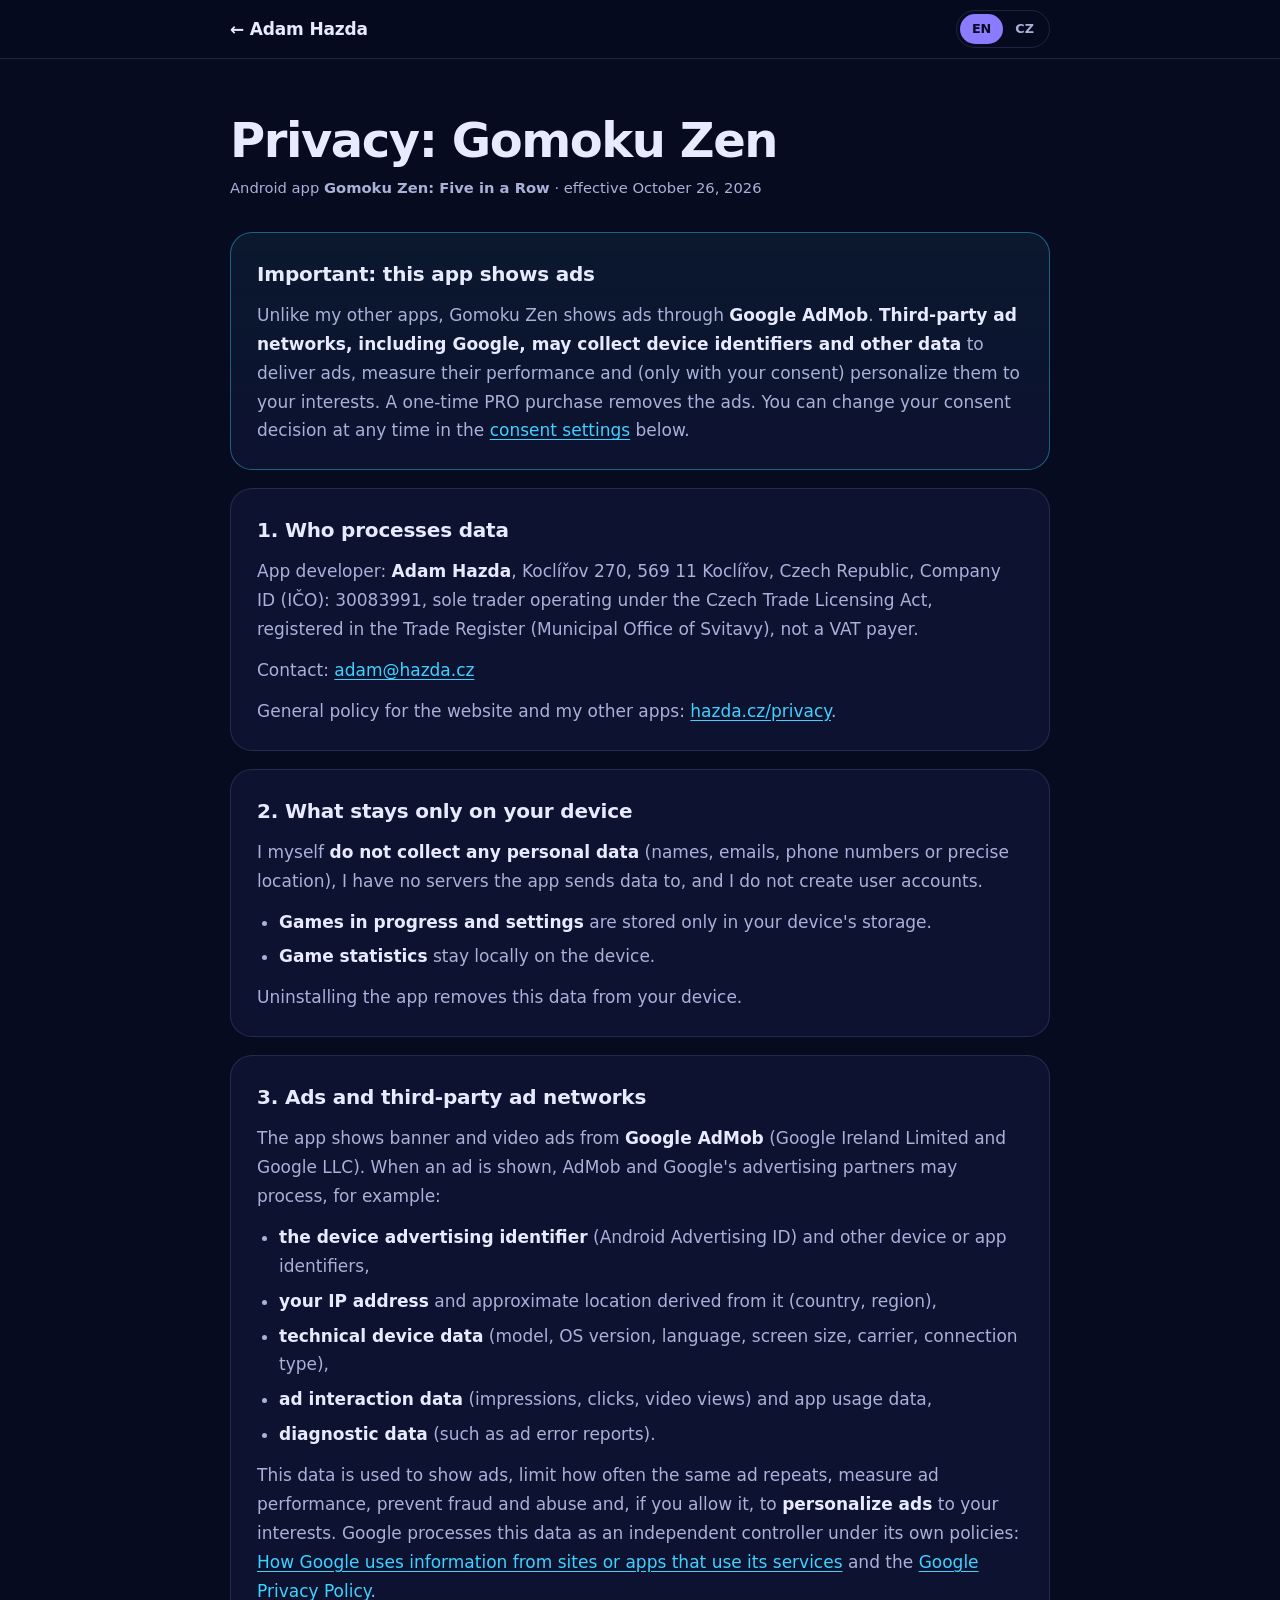
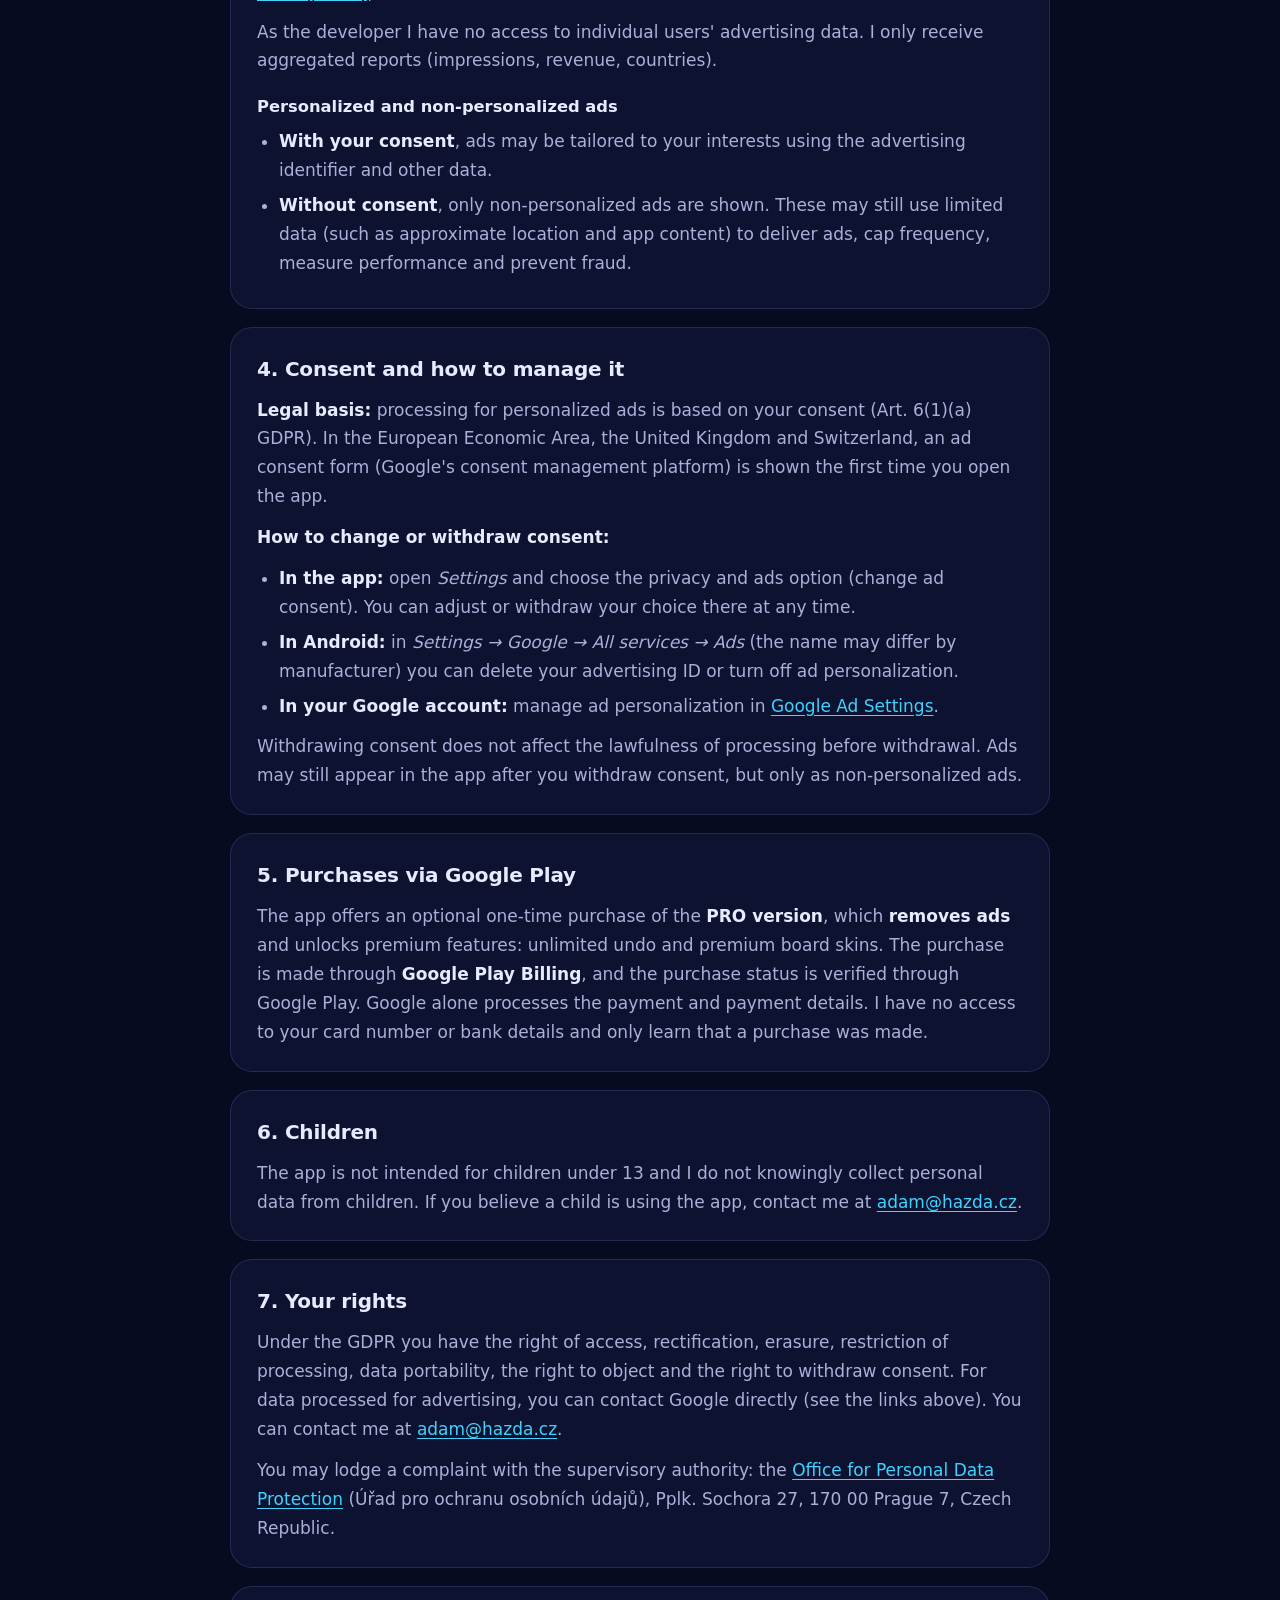
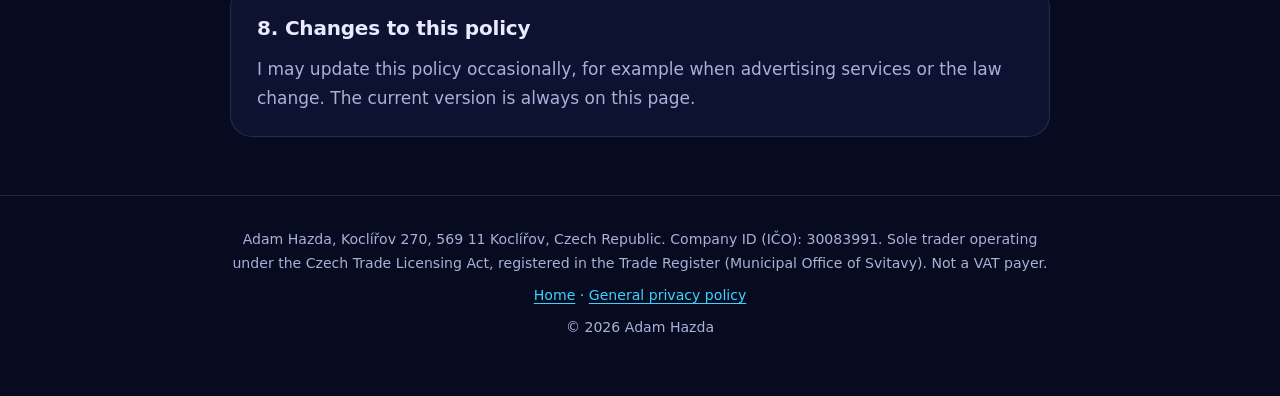
<file: privacy-gomoku.html>
<!DOCTYPE html>
<html lang="cs" data-lang="cz">
<head>
<meta charset="utf-8">
<meta name="viewport" content="width=device-width, initial-scale=1, viewport-fit=cover">
<title>Ochrana soukromí: Gomoku Zen | Privacy Policy: Gomoku Zen</title>
<meta name="description" content="Zásady ochrany soukromí aplikace Gomoku Zen: Five in a Row (reklamy Google AdMob). Privacy policy of the Gomoku Zen: Five in a Row app (Google AdMob ads).">
<meta name="theme-color" content="#070b1f">
<link rel="canonical" href="https://hazda.cz/privacy-gomoku">
<script>
  (function () {
    var l = null;
    try { l = localStorage.getItem('preferred_lang'); } catch (e) {}
    if (l !== 'cz' && l !== 'en') l = /^cs/i.test(navigator.language || '') ? 'cz' : 'en';
    document.documentElement.setAttribute('data-lang', l);
    document.documentElement.lang = l === 'cz' ? 'cs' : 'en';
  })();
</script>
<link rel="stylesheet" href="/legal.css">
</head>
<body>

<nav class="nav">
  <div class="wrap">
    <a class="brand" href="/">← Adam Hazda</a>
    <div class="lang" role="group" aria-label="Language">
      <button type="button" id="btn-en" data-set-lang="en">EN</button>
      <button type="button" id="btn-cz" data-set-lang="cz">CZ</button>
    </div>
  </div>
</nav>

<main>
<div class="wrap">

<!-- ====================== ČESKY ====================== -->
<div class="lang-cz">
  <h1>Ochrana soukromí: Gomoku Zen</h1>
  <p class="meta">Aplikace <strong>Gomoku Zen: Five in a Row</strong> pro Android · účinné od 26. října 2026</p>

  <section class="card notice">
    <h2>Důležité: aplikace zobrazuje reklamy</h2>
    <p>Na rozdíl od mých ostatních aplikací zobrazuje Gomoku Zen reklamy prostřednictvím <strong>Google AdMob</strong>. <strong>Reklamní sítě třetích stran, včetně Googlu, mohou sbírat identifikátory zařízení a další údaje</strong>, aby reklamy zobrazovaly, měřily jejich výkon a (jen s vaším souhlasem) přizpůsobovaly vašim zájmům. Reklamy odstraní jednorázový nákup verze PRO. Své rozhodnutí o souhlasu můžete kdykoliv změnit v <a href="#souhlas">nastavení souhlasu</a> níže.</p>
  </section>

  <section class="card">
    <h2>1. Kdo údaje zpracovává</h2>
    <p>Vývojář aplikace: <strong>Adam Hazda</strong>, Koclířov 270, 569 11 Koclířov, IČO: 30083991, podnikající dle živnostenského zákona, zapsaný v Živnostenském rejstříku (Městský úřad Svitavy), neplátce DPH.</p>
    <p>Kontakt: <a href="mailto:adam@hazda.cz">adam@hazda.cz</a></p>
    <p>Obecné zásady webu a ostatních aplikací: <a href="/privacy">hazda.cz/privacy</a>.</p>
  </section>

  <section class="card">
    <h2>2. Co zůstává jen ve vašem zařízení</h2>
    <p>Já sám <strong>nesbírám žádné osobní údaje</strong> (jména, e-maily, telefonní čísla ani přesnou polohu), nemám vlastní servery, na které by aplikace data odesílala, a nevytvářím uživatelské účty.</p>
    <ul>
      <li><strong>Rozehrané partie a nastavení</strong> se ukládají pouze v úložišti vašeho zařízení.</li>
      <li><strong>Herní statistiky</strong> zůstávají lokálně v zařízení.</li>
    </ul>
    <p>Odinstalováním aplikace se tato data z vašeho zařízení smažou.</p>
  </section>

  <section class="card" id="reklamy">
    <h2>3. Reklamy a reklamní sítě třetích stran</h2>
    <p>Aplikace zobrazuje bannerové a videoreklamy ze služby <strong>Google AdMob</strong> (Google Ireland Limited a Google LLC). Při zobrazení reklamy mohou AdMob a reklamní partneři Googlu zpracovávat například:</p>
    <ul>
      <li><strong>reklamní identifikátor zařízení</strong> (Android Advertising ID) a další identifikátory zařízení nebo aplikace,</li>
      <li><strong>IP adresu</strong> a z ní odvozenou přibližnou polohu (země, region),</li>
      <li><strong>technické údaje o zařízení</strong> (model, verze systému, jazyk, velikost displeje, operátor, typ připojení),</li>
      <li><strong>údaje o interakci s reklamou</strong> (zobrazení, kliknutí, dokoukání videa) a o používání aplikace,</li>
      <li><strong>diagnostické údaje</strong> (např. hlášení o chybách reklam).</li>
    </ul>
    <p>Tyto údaje slouží k zobrazení reklam, omezení opakování stejné reklamy, měření výkonu reklam, ochraně před podvody a zneužitím a – pokud to povolíte – k <strong>personalizaci reklam</strong> podle vašich zájmů. Google zpracovává tyto údaje jako samostatný správce podle vlastních zásad: <a href="https://policies.google.com/technologies/partner-sites" target="_blank" rel="noopener">Jak Google používá údaje z webů a aplikací svých partnerů</a> a <a href="https://policies.google.com/privacy" target="_blank" rel="noopener">Zásady ochrany soukromí Google</a>.</p>
    <p>Jako vývojář k reklamním údajům jednotlivých uživatelů přístup nemám. Dostávám pouze souhrnné reporty (počet zobrazení, výnosy, země).</p>
    <h3>Personalizované a nepersonalizované reklamy</h3>
    <ul>
      <li><strong>Se souhlasem</strong> mohou být reklamy přizpůsobeny vašim zájmům na základě reklamního identifikátoru a dalších údajů.</li>
      <li><strong>Bez souhlasu</strong> se zobrazují jen nepersonalizované reklamy. I ty mohou využívat omezené údaje (např. přibližnou polohu a obsah aplikace) k doručení reklamy, omezení frekvence, měření a ochraně před podvody.</li>
    </ul>
  </section>

  <section class="card" id="souhlas">
    <h2>4. Souhlas a jeho nastavení</h2>
    <p><strong>Právní základ:</strong> zpracování údajů pro personalizované reklamy probíhá na základě vašeho souhlasu (čl. 6 odst. 1 písm. a) GDPR). V zemích Evropského hospodářského prostoru, ve Spojeném království a ve Švýcarsku se při prvním spuštění zobrazí formulář pro udělení souhlasu s reklamami (platforma Google pro správu souhlasu).</p>
    <p><strong>Jak souhlas změnit nebo odvolat:</strong></p>
    <ul>
      <li><strong>V aplikaci:</strong> otevřete <em>Nastavení</em> a zvolte položku pro nastavení soukromí a reklam (změna souhlasu s reklamami). Zde můžete svou volbu kdykoliv upravit nebo odvolat.</li>
      <li><strong>V systému Android:</strong> v <em>Nastavení → Google → Všechny služby → Reklamy</em> (název se může lišit podle výrobce) můžete reklamní ID smazat nebo vypnout personalizaci reklam.</li>
      <li><strong>V účtu Google:</strong> personalizaci reklam spravujete v <a href="https://adssettings.google.com" target="_blank" rel="noopener">nastavení reklam Google</a>.</li>
    </ul>
    <p>Odvolání souhlasu nemá vliv na zákonnost zpracování před jeho odvoláním. Reklamy se v aplikaci mohou zobrazovat i po odvolání souhlasu, ale už jen jako nepersonalizované.</p>
  </section>

  <section class="card">
    <h2>5. Nákupy přes Google Play</h2>
    <p>Aplikace nabízí volitelný jednorázový nákup <strong>verze PRO</strong>, který <strong>odstraní reklamy</strong> a odemkne prémiové funkce: neomezené kroky zpět a prémiové skiny hrací desky. Nákup probíhá prostřednictvím <strong>Google Play Billing</strong>. Stav nákupu se ověřuje přes Google Play. Platbu a platební údaje zpracovává výhradně Google. Já k číslu karty ani bankovním údajům nemám přístup a dozvídám se pouze, že nákup proběhl.</p>
  </section>

  <section class="card">
    <h2>6. Děti</h2>
    <p>Aplikace není určena dětem mladším 13 let a vědomě od dětí osobní údaje nesbírám. Pokud se domníváte, že aplikaci používá dítě, kontaktujte mě na adrese <a href="mailto:adam@hazda.cz">adam@hazda.cz</a>.</p>
  </section>

  <section class="card">
    <h2>7. Vaše práva</h2>
    <p>Podle GDPR máte právo na přístup k údajům, jejich opravu nebo výmaz, omezení zpracování, přenositelnost, právo vznést námitku a právo odvolat souhlas. U údajů zpracovávaných pro reklamy se na Google můžete obrátit přímo (viz odkazy výše). Mě můžete kontaktovat na <a href="mailto:adam@hazda.cz">adam@hazda.cz</a>.</p>
    <p>Stížnost můžete podat u dozorového úřadu: <a href="https://www.uoou.gov.cz" target="_blank" rel="noopener">Úřad pro ochranu osobních údajů</a>, Pplk. Sochora 27, 170 00 Praha 7.</p>
  </section>

  <section class="card">
    <h2>8. Změny těchto zásad</h2>
    <p>Zásady mohu příležitostně aktualizovat, např. při změně reklamních služeb nebo legislativy. Aktuální znění je vždy na této stránce.</p>
  </section>
</div>

<!-- ====================== ENGLISH ====================== -->
<div class="lang-en">
  <h1>Privacy: Gomoku Zen</h1>
  <p class="meta">Android app <strong>Gomoku Zen: Five in a Row</strong> · effective October 26, 2026</p>

  <section class="card notice">
    <h2>Important: this app shows ads</h2>
    <p>Unlike my other apps, Gomoku Zen shows ads through <strong>Google AdMob</strong>. <strong>Third-party ad networks, including Google, may collect device identifiers and other data</strong> to deliver ads, measure their performance and (only with your consent) personalize them to your interests. A one-time PRO purchase removes the ads. You can change your consent decision at any time in the <a href="#consent">consent settings</a> below.</p>
  </section>

  <section class="card">
    <h2>1. Who processes data</h2>
    <p>App developer: <strong>Adam Hazda</strong>, Koclířov 270, 569 11 Koclířov, Czech Republic, Company ID (IČO): 30083991, sole trader operating under the Czech Trade Licensing Act, registered in the Trade Register (Municipal Office of Svitavy), not a VAT payer.</p>
    <p>Contact: <a href="mailto:adam@hazda.cz">adam@hazda.cz</a></p>
    <p>General policy for the website and my other apps: <a href="/privacy">hazda.cz/privacy</a>.</p>
  </section>

  <section class="card">
    <h2>2. What stays only on your device</h2>
    <p>I myself <strong>do not collect any personal data</strong> (names, emails, phone numbers or precise location), I have no servers the app sends data to, and I do not create user accounts.</p>
    <ul>
      <li><strong>Games in progress and settings</strong> are stored only in your device's storage.</li>
      <li><strong>Game statistics</strong> stay locally on the device.</li>
    </ul>
    <p>Uninstalling the app removes this data from your device.</p>
  </section>

  <section class="card">
    <h2>3. Ads and third-party ad networks</h2>
    <p>The app shows banner and video ads from <strong>Google AdMob</strong> (Google Ireland Limited and Google LLC). When an ad is shown, AdMob and Google's advertising partners may process, for example:</p>
    <ul>
      <li><strong>the device advertising identifier</strong> (Android Advertising ID) and other device or app identifiers,</li>
      <li><strong>your IP address</strong> and approximate location derived from it (country, region),</li>
      <li><strong>technical device data</strong> (model, OS version, language, screen size, carrier, connection type),</li>
      <li><strong>ad interaction data</strong> (impressions, clicks, video views) and app usage data,</li>
      <li><strong>diagnostic data</strong> (such as ad error reports).</li>
    </ul>
    <p>This data is used to show ads, limit how often the same ad repeats, measure ad performance, prevent fraud and abuse and, if you allow it, to <strong>personalize ads</strong> to your interests. Google processes this data as an independent controller under its own policies: <a href="https://policies.google.com/technologies/partner-sites" target="_blank" rel="noopener">How Google uses information from sites or apps that use its services</a> and the <a href="https://policies.google.com/privacy" target="_blank" rel="noopener">Google Privacy Policy</a>.</p>
    <p>As the developer I have no access to individual users' advertising data. I only receive aggregated reports (impressions, revenue, countries).</p>
    <h3>Personalized and non-personalized ads</h3>
    <ul>
      <li><strong>With your consent</strong>, ads may be tailored to your interests using the advertising identifier and other data.</li>
      <li><strong>Without consent</strong>, only non-personalized ads are shown. These may still use limited data (such as approximate location and app content) to deliver ads, cap frequency, measure performance and prevent fraud.</li>
    </ul>
  </section>

  <section class="card" id="consent">
    <h2>4. Consent and how to manage it</h2>
    <p><strong>Legal basis:</strong> processing for personalized ads is based on your consent (Art. 6(1)(a) GDPR). In the European Economic Area, the United Kingdom and Switzerland, an ad consent form (Google's consent management platform) is shown the first time you open the app.</p>
    <p><strong>How to change or withdraw consent:</strong></p>
    <ul>
      <li><strong>In the app:</strong> open <em>Settings</em> and choose the privacy and ads option (change ad consent). You can adjust or withdraw your choice there at any time.</li>
      <li><strong>In Android:</strong> in <em>Settings → Google → All services → Ads</em> (the name may differ by manufacturer) you can delete your advertising ID or turn off ad personalization.</li>
      <li><strong>In your Google account:</strong> manage ad personalization in <a href="https://adssettings.google.com" target="_blank" rel="noopener">Google Ad Settings</a>.</li>
    </ul>
    <p>Withdrawing consent does not affect the lawfulness of processing before withdrawal. Ads may still appear in the app after you withdraw consent, but only as non-personalized ads.</p>
  </section>

  <section class="card">
    <h2>5. Purchases via Google Play</h2>
    <p>The app offers an optional one-time purchase of the <strong>PRO version</strong>, which <strong>removes ads</strong> and unlocks premium features: unlimited undo and premium board skins. The purchase is made through <strong>Google Play Billing</strong>, and the purchase status is verified through Google Play. Google alone processes the payment and payment details. I have no access to your card number or bank details and only learn that a purchase was made.</p>
  </section>

  <section class="card">
    <h2>6. Children</h2>
    <p>The app is not intended for children under 13 and I do not knowingly collect personal data from children. If you believe a child is using the app, contact me at <a href="mailto:adam@hazda.cz">adam@hazda.cz</a>.</p>
  </section>

  <section class="card">
    <h2>7. Your rights</h2>
    <p>Under the GDPR you have the right of access, rectification, erasure, restriction of processing, data portability, the right to object and the right to withdraw consent. For data processed for advertising, you can contact Google directly (see the links above). You can contact me at <a href="mailto:adam@hazda.cz">adam@hazda.cz</a>.</p>
    <p>You may lodge a complaint with the supervisory authority: the <a href="https://www.uoou.gov.cz" target="_blank" rel="noopener">Office for Personal Data Protection</a> (Úřad pro ochranu osobních údajů), Pplk. Sochora 27, 170 00 Prague 7, Czech Republic.</p>
  </section>

  <section class="card">
    <h2>8. Changes to this policy</h2>
    <p>I may update this policy occasionally, for example when advertising services or the law change. The current version is always on this page.</p>
  </section>
</div>

</div>
</main>

<footer>
  <div class="wrap">
    <p class="lang-cz">Adam Hazda, Koclířov 270, 569 11 Koclířov. IČO: 30083991. Podnikající dle živnostenského zákona, zapsaný v Živnostenském rejstříku (Městský úřad Svitavy). Neplátce DPH.</p>
    <p class="lang-en">Adam Hazda, Koclířov 270, 569 11 Koclířov, Czech Republic. Company ID (IČO): 30083991. Sole trader operating under the Czech Trade Licensing Act, registered in the Trade Register (Municipal Office of Svitavy). Not a VAT payer.</p>
    <p>
      <a href="/"><span class="lang-cz">Domů</span><span class="lang-en">Home</span></a> ·
      <a href="/privacy"><span class="lang-cz">Obecné zásady soukromí</span><span class="lang-en">General privacy policy</span></a>
    </p>
    <p>&copy; 2026 Adam Hazda</p>
  </div>
</footer>

<script src="/legal.js"></script>
</body>
</html>
</file>
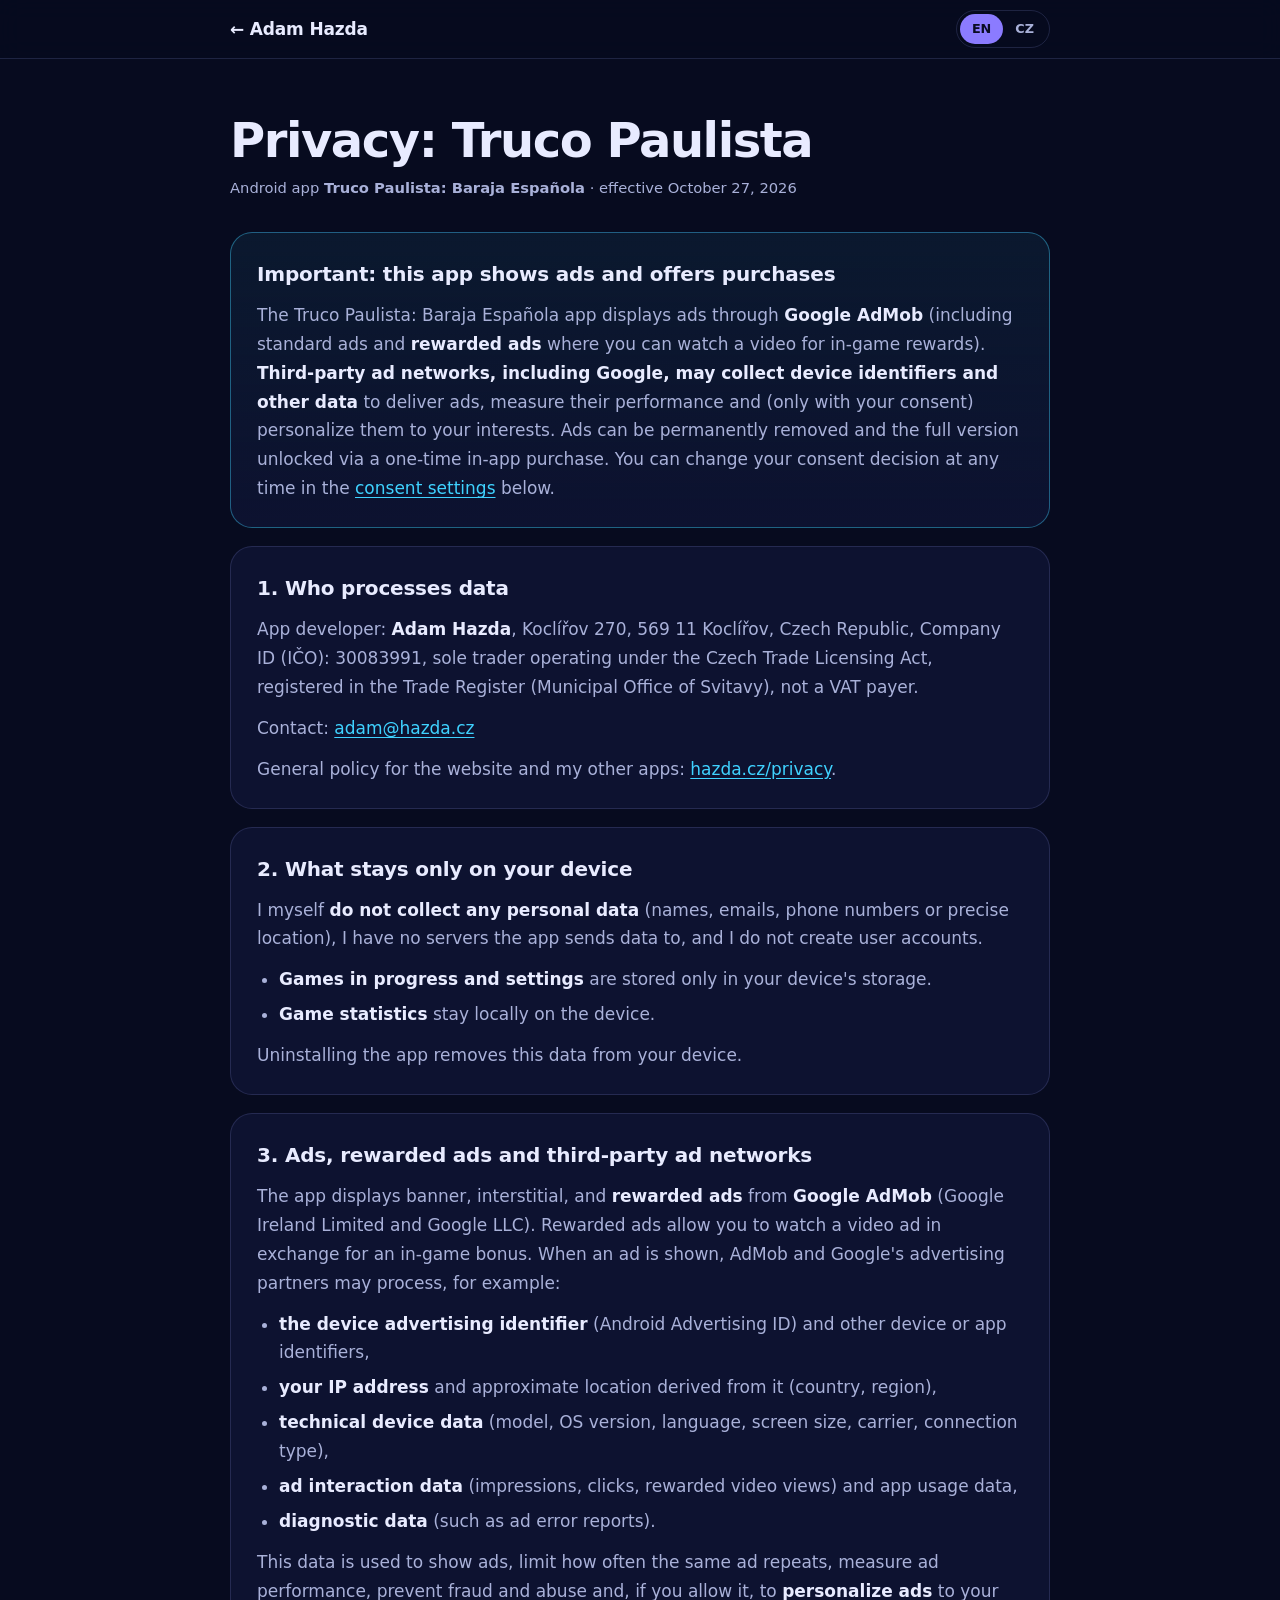
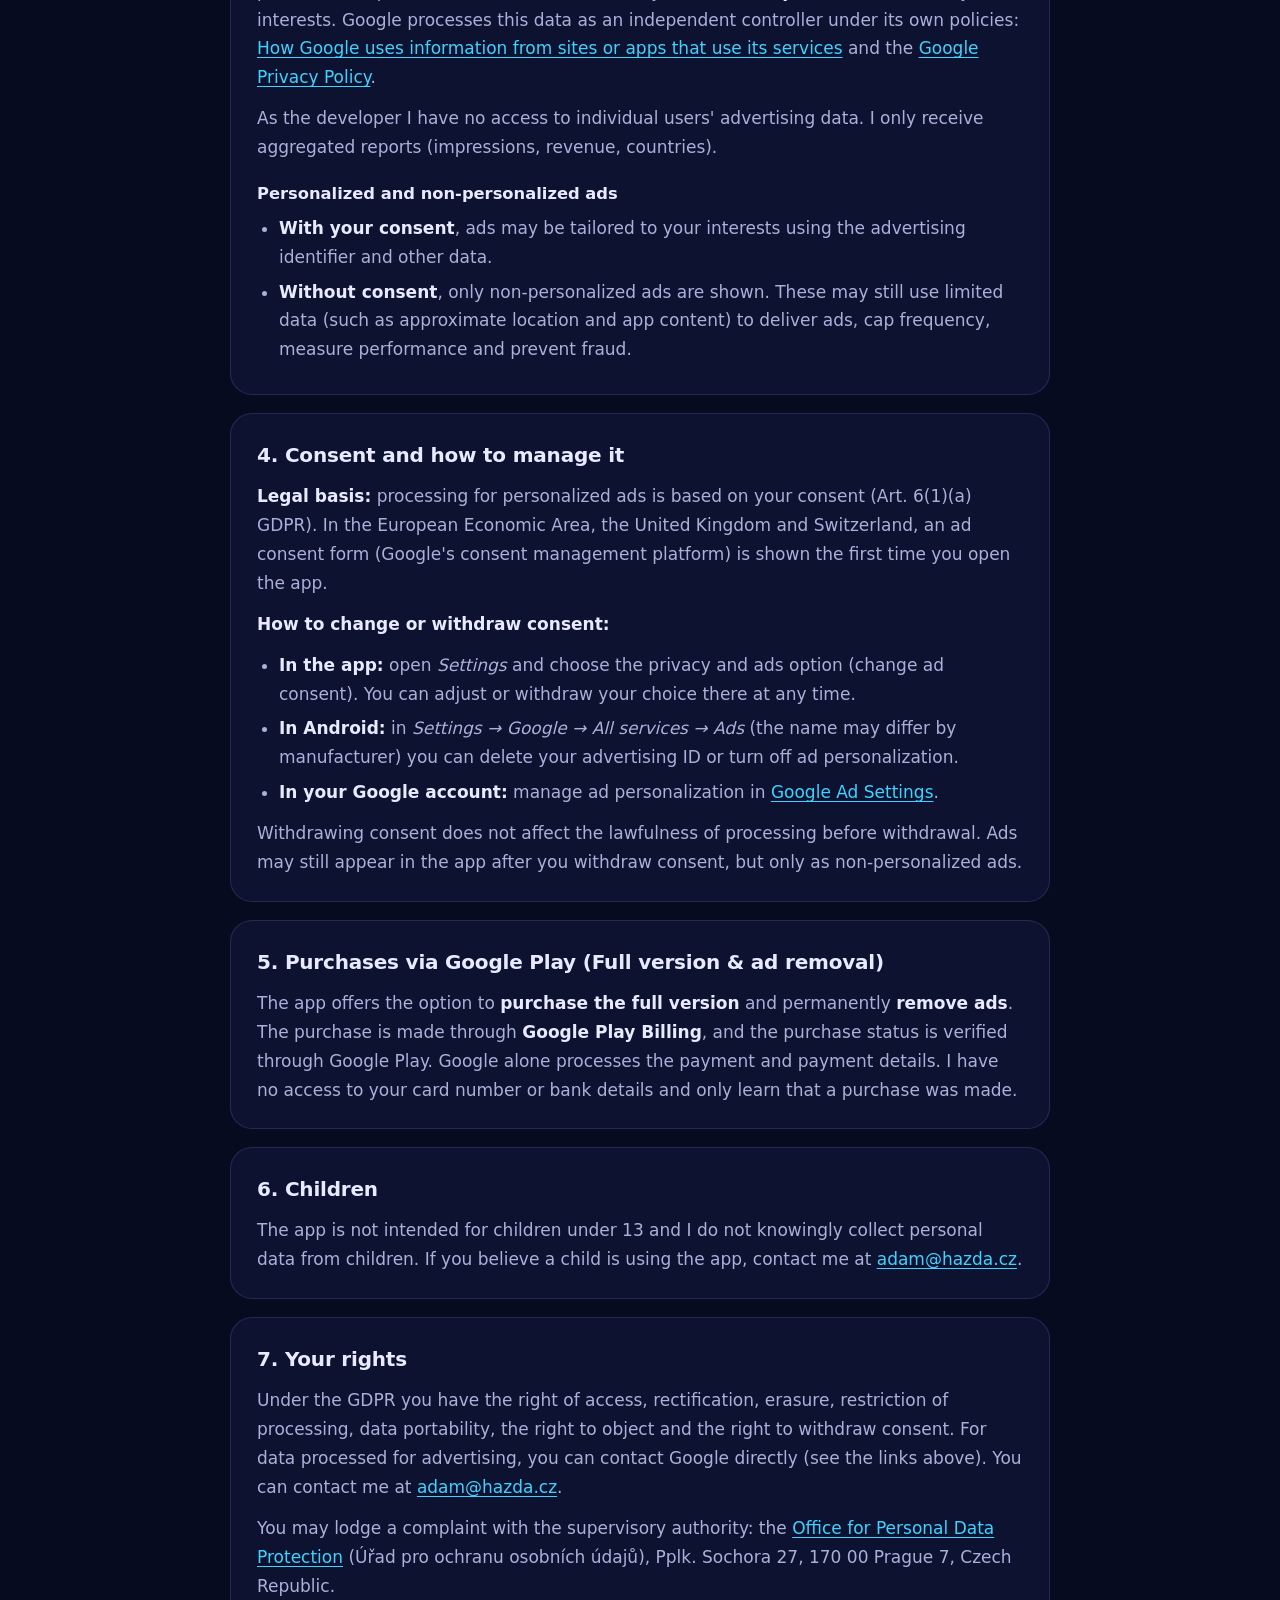
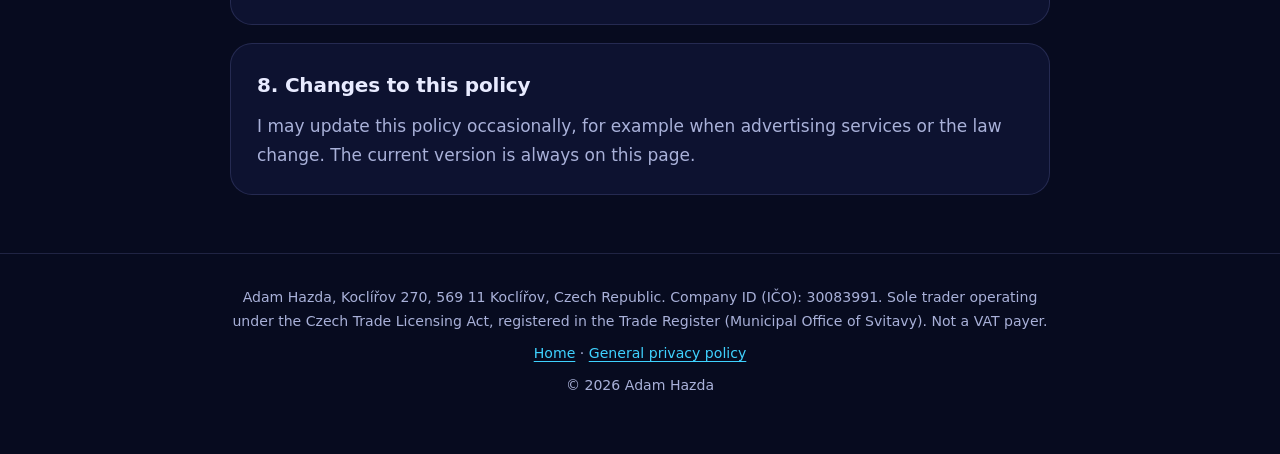
<file: privacy-trucopaulista.html>
<!DOCTYPE html>
<html lang="cs" data-lang="cz">
<head>
<meta charset="utf-8">
<meta name="viewport" content="width=device-width, initial-scale=1, viewport-fit=cover">
<title>Ochrana soukromí: Truco Paulista | Privacy Policy: Truco Paulista</title>
<meta name="description" content="Zásady ochrany soukromí aplikace Truco Paulista: Baraja Española (reklamy Google AdMob, reklamy za odměnu, nákup plné verze). Privacy policy of the Truco Paulista: Baraja Española app (Google AdMob ads, rewarded ads, full version purchase).">
<meta name="theme-color" content="#070b1f">
<link rel="canonical" href="https://hazda.cz/privacy-truco">
<script>
  (function () {
    var l = null;
    try { l = localStorage.getItem('preferred_lang'); } catch (e) {}
    if (l !== 'cz' && l !== 'en') l = /^cs/i.test(navigator.language || '') ? 'cz' : 'en';
    document.documentElement.setAttribute('data-lang', l);
    document.documentElement.lang = l === 'cz' ? 'cs' : 'en';
  })();
</script>
<link rel="stylesheet" href="/legal.css">
</head>
<body>

<nav class="nav">
  <div class="wrap">
    <a class="brand" href="/">← Adam Hazda</a>
    <div class="lang" role="group" aria-label="Language">
      <button type="button" id="btn-en" data-set-lang="en">EN</button>
      <button type="button" id="btn-cz" data-set-lang="cz">CZ</button>
    </div>
  </div>
</nav>

<main>
<div class="wrap">

<!-- ====================== ČESKY ====================== -->
<div class="lang-cz">
  <h1>Ochrana soukromí: Truco Paulista</h1>
  <p class="meta">Aplikace <strong>Truco Paulista: Baraja Española</strong> pro Android · účinné od 27. října 2026</p>

  <section class="card notice">
    <h2>Důležité: aplikace zobrazuje reklamy a nabízí nákupy</h2>
    <p>Aplikace Truco Paulista: Baraja Española zobrazuje reklamy prostřednictvím <strong>Google AdMob</strong> (včetně běžných reklam a <strong>reklam za odměnu</strong>, za které můžete sledováním videa získat herní bonusy). <strong>Reklamní sítě třetích stran, včetně Googlu, mohou sbírat identifikátory zařízení a další údaje</strong>, aby reklamy zobrazovaly, měřily jejich výkon a (jen s vaším souhlasem) přizpůsobovaly vašim zájmům. Reklamy lze trvale odstranit a odemknout plnou verzi jednorázovým nákupem v aplikaci. Své rozhodnutí o souhlasu můžete kdykoliv změnit v <a href="#souhlas">nastavení souhlasu</a> níže.</p>
  </section>

  <section class="card">
    <h2>1. Kdo údaje zpracovává</h2>
    <p>Vývojář aplikace: <strong>Adam Hazda</strong>, Koclířov 270, 569 11 Koclířov, IČO: 30083991, podnikající dle živnostenského zákona, zapsaný v Živnostenském rejstříku (Městský úřad Svitavy), neplátce DPH.</p>
    <p>Kontakt: <a href="mailto:adam@hazda.cz">adam@hazda.cz</a></p>
    <p>Obecné zásady webu a ostatních aplikací: <a href="/privacy">hazda.cz/privacy</a>.</p>
  </section>

  <section class="card">
    <h2>2. Co zůstává jen ve vašem zařízení</h2>
    <p>Já sama <strong>nesbírám žádné osobní údaje</strong> (jména, e-maily, telefonní čísla ani přesnou polohu), nemám vlastní servery, na které by aplikace data odesílala, a nevytvářím uživatelské účty.</p>
    <ul>
      <li><strong>Rozehrané partie a nastavení</strong> se ukládají pouze v úložišti vašeho zařízení.</li>
      <li><strong>Herní statistiky</strong> zůstávají lokálně v zařízení.</li>
    </ul>
    <p>Odinstalováním aplikace se tato data z vašeho zařízení smažou.</p>
  </section>

  <section class="card" id="reklamy">
    <h2>3. Reklamy, reklamy za odměnu a reklamní sítě třetích stran</h2>
    <p>Aplikace zobrazuje bannerové, celoobrazovkové a <strong>reklamy za odměnu (Rewarded Ads)</strong> ze služby <strong>Google AdMob</strong> (Google Ireland Limited a Google LLC). Reklamy za odměnu vám umožňují sledovat videoreklamu výměnou za herní bonus. Při zobrazení reklamy mohou AdMob a reklamní partneři Googlu zpracovávat například:</p>
    <ul>
      <li><strong>reklamní identifikátor zařízení</strong> (Android Advertising ID) a další identifikátory zařízení nebo aplikace,</li>
      <li><strong>IP adresu</strong> a z ní odvozenou přibližnou polohu (země, region),</li>
      <li><strong>technické údaje o zařízení</strong> (model, verze systému, jazyk, velikost displeje, operátor, typ připojení),</li>
      <li><strong>údaje o interakci s reklamou</strong> (zobrazení, kliknutí, dokoukání videa za odměnu) a o používání aplikace,</li>
      <li><strong>diagnostické údaje</strong> (např. hlášení o chybách reklam).</li>
    </ul>
    <p>Tyto údaje slouží k zobrazení reklam, omezení opakování stejné reklamy, měření výkonu reklam, ochraně před podvody a zneužitím a – pokud to povolíte – k <strong>personalizaci reklam</strong> podle vašich zájmů. Google zpracovává tyto údaje jako samostatný správce podle vlastních zásad: <a href="https://policies.google.com/technologies/partner-sites" target="_blank" rel="noopener">Jak Google používá údaje z webů a aplikací svých partnerů</a> a <a href="https://policies.google.com/privacy" target="_blank" rel="noopener">Zásady ochrany soukromí Google</a>.</p>
    <p>Jako vývojář k reklamním údajům jednotlivých uživatelů přístup nemám. Dostávám pouze souhrnné reporty (počet zobrazení, výnosy, země).</p>
    <h3>Personalizované a nepersonalizované reklamy</h3>
    <ul>
      <li><strong>Se souhlasem</strong> mohou být reklamy přizpůsobeny vašim zájmům na základě reklamního identifikátoru a dalších údajů.</li>
      <li><strong>Bez souhlasu</strong> se zobrazují jen nepersonalizované reklamy. I ty mohou využívat omezené údaje (např. přibližnou polohu a obsah aplikace) k doručení reklamy, omezení frekvence, měření a ochraně před podvody.</li>
    </ul>
  </section>

  <section class="card" id="souhlas">
    <h2>4. Souhlas a jeho nastavení</h2>
    <p><strong>Právní základ:</strong> zpracování údajů pro personalizované reklamy probíhá na základě vašeho souhlasu (čl. 6 odst. 1 písm. a) GDPR). V zemích Evropského hospodářského prostoru, ve Spojeném království a ve Švýcarsku se při prvním spuštění zobrazí formulář pro udělení souhlasu s reklamami (platforma Google pro správu souhlasu).</p>
    <p><strong>Jak souhlas změnit nebo odvolat:</strong></p>
    <ul>
      <li><strong>V aplikaci:</strong> otevřete <em>Nastavení</em> a zvolte položku pro nastavení soukromí a reklam (změna souhlasu s reklamami). Zde můžete svou volbu kdykoliv upravit nebo odvolat.</li>
      <li><strong>V systému Android:</strong> v <em>Nastavení → Google → Všechny služby → Reklamy</em> (název se může lišit podle výrobce) můžete reklamní ID smazat nebo vypnout personalizaci reklam.</li>
      <li><strong>V účtu Google:</strong> personalizaci reklam spravujete v <a href="https://adssettings.google.com" target="_blank" rel="noopener">nastavení reklam Google</a>.</li>
    </ul>
    <p>Odvolání souhlasu nemá vliv na zákonnost zpracování před jeho odvoláním. Reklamy se v aplikaci mohou zobrazovat i po odvolání souhlasu, ale už jen jako nepersonalizované.</p>
  </section>

  <section class="card">
    <h2>5. Nákupy přes Google Play (Plná verze a odstranění reklam)</h2>
    <p>Aplikace nabízí možnost <strong>zakoupit plnou verzi</strong> a trvale <strong>odstranit reklamy</strong>. Nákup probíhá prostřednictvím <strong>Google Play Billing</strong> a stav nákupu se ověřuje přes Google Play. Platbu a platební údaje zpracovává výhradně Google. Já k číslu karty ani bankovním údajům nemám přístup a dozvídám se pouze, že nákup proběhl.</p>
  </section>

  <section class="card">
    <h2>6. Děti</h2>
    <p>Aplikace není určena dětem mladším 13 let a vědomě od dětí osobní údaje nesbírám. Pokud se domníváte, že aplikaci používá dítě, kontaktujte mě na adrese <a href="mailto:adam@hazda.cz">adam@hazda.cz</a>.</p>
  </section>

  <section class="card">
    <h2>7. Vaše práva</h2>
    <p>Podle GDPR máte právo na přístup k údajům, jejich opravu nebo výmaz, omezení zpracování, přenositelnost, právo vznést námitku a právo odvolat souhlas. U údajů zpracovávaných pro reklamy se na Google můžete obrátit přímo (viz odkazy výše). Mě můžete kontaktovat na <a href="mailto:adam@hazda.cz">adam@hazda.cz</a>.</p>
    <p>Stížnost můžete podat u dozorového úřadu: <a href="https://www.uoou.gov.cz" target="_blank" rel="noopener">Úřad pro ochranu osobních údajů</a>, Pplk. Sochora 27, 170 00 Praha 7.</p>
  </section>

  <section class="card">
    <h2>8. Změny těchto zásad</h2>
    <p>Zásady mohu příležitostně aktualizovat, např. při změně reklamních služeb nebo legislativy. Aktuální znění je vždy na této stránce.</p>
  </section>
</div>

<!-- ====================== ENGLISH ====================== -->
<div class="lang-en">
  <h1>Privacy: Truco Paulista</h1>
  <p class="meta">Android app <strong>Truco Paulista: Baraja Española</strong> · effective October 27, 2026</p>

  <section class="card notice">
    <h2>Important: this app shows ads and offers purchases</h2>
    <p>The Truco Paulista: Baraja Española app displays ads through <strong>Google AdMob</strong> (including standard ads and <strong>rewarded ads</strong> where you can watch a video for in-game rewards). <strong>Third-party ad networks, including Google, may collect device identifiers and other data</strong> to deliver ads, measure their performance and (only with your consent) personalize them to your interests. Ads can be permanently removed and the full version unlocked via a one-time in-app purchase. You can change your consent decision at any time in the <a href="#consent">consent settings</a> below.</p>
  </section>

  <section class="card">
    <h2>1. Who processes data</h2>
    <p>App developer: <strong>Adam Hazda</strong>, Koclířov 270, 569 11 Koclířov, Czech Republic, Company ID (IČO): 30083991, sole trader operating under the Czech Trade Licensing Act, registered in the Trade Register (Municipal Office of Svitavy), not a VAT payer.</p>
    <p>Contact: <a href="mailto:adam@hazda.cz">adam@hazda.cz</a></p>
    <p>General policy for the website and my other apps: <a href="/privacy">hazda.cz/privacy</a>.</p>
  </section>

  <section class="card">
    <h2>2. What stays only on your device</h2>
    <p>I myself <strong>do not collect any personal data</strong> (names, emails, phone numbers or precise location), I have no servers the app sends data to, and I do not create user accounts.</p>
    <ul>
      <li><strong>Games in progress and settings</strong> are stored only in your device's storage.</li>
      <li><strong>Game statistics</strong> stay locally on the device.</li>
    </ul>
    <p>Uninstalling the app removes this data from your device.</p>
  </section>

  <section class="card">
    <h2>3. Ads, rewarded ads and third-party ad networks</h2>
    <p>The app displays banner, interstitial, and <strong>rewarded ads</strong> from <strong>Google AdMob</strong> (Google Ireland Limited and Google LLC). Rewarded ads allow you to watch a video ad in exchange for an in-game bonus. When an ad is shown, AdMob and Google's advertising partners may process, for example:</p>
    <ul>
      <li><strong>the device advertising identifier</strong> (Android Advertising ID) and other device or app identifiers,</li>
      <li><strong>your IP address</strong> and approximate location derived from it (country, region),</li>
      <li><strong>technical device data</strong> (model, OS version, language, screen size, carrier, connection type),</li>
      <li><strong>ad interaction data</strong> (impressions, clicks, rewarded video views) and app usage data,</li>
      <li><strong>diagnostic data</strong> (such as ad error reports).</li>
    </ul>
    <p>This data is used to show ads, limit how often the same ad repeats, measure ad performance, prevent fraud and abuse and, if you allow it, to <strong>personalize ads</strong> to your interests. Google processes this data as an independent controller under its own policies: <a href="https://policies.google.com/technologies/partner-sites" target="_blank" rel="noopener">How Google uses information from sites or apps that use its services</a> and the <a href="https://policies.google.com/privacy" target="_blank" rel="noopener">Google Privacy Policy</a>.</p>
    <p>As the developer I have no access to individual users' advertising data. I only receive aggregated reports (impressions, revenue, countries).</p>
    <h3>Personalized and non-personalized ads</h3>
    <ul>
      <li><strong>With your consent</strong>, ads may be tailored to your interests using the advertising identifier and other data.</li>
      <li><strong>Without consent</strong>, only non-personalized ads are shown. These may still use limited data (such as approximate location and app content) to deliver ads, cap frequency, measure performance and prevent fraud.</li>
    </ul>
  </section>

  <section class="card" id="consent">
    <h2>4. Consent and how to manage it</h2>
    <p><strong>Legal basis:</strong> processing for personalized ads is based on your consent (Art. 6(1)(a) GDPR). In the European Economic Area, the United Kingdom and Switzerland, an ad consent form (Google's consent management platform) is shown the first time you open the app.</p>
    <p><strong>How to change or withdraw consent:</strong></p>
    <ul>
      <li><strong>In the app:</strong> open <em>Settings</em> and choose the privacy and ads option (change ad consent). You can adjust or withdraw your choice there at any time.</li>
      <li><strong>In Android:</strong> in <em>Settings → Google → All services → Ads</em> (the name may differ by manufacturer) you can delete your advertising ID or turn off ad personalization.</li>
      <li><strong>In your Google account:</strong> manage ad personalization in <a href="https://adssettings.google.com" target="_blank" rel="noopener">Google Ad Settings</a>.</li>
    </ul>
    <p>Withdrawing consent does not affect the lawfulness of processing before withdrawal. Ads may still appear in the app after you withdraw consent, but only as non-personalized ads.</p>
  </section>

  <section class="card">
    <h2>5. Purchases via Google Play (Full version & ad removal)</h2>
    <p>The app offers the option to <strong>purchase the full version</strong> and permanently <strong>remove ads</strong>. The purchase is made through <strong>Google Play Billing</strong>, and the purchase status is verified through Google Play. Google alone processes the payment and payment details. I have no access to your card number or bank details and only learn that a purchase was made.</p>
  </section>

  <section class="card">
    <h2>6. Children</h2>
    <p>The app is not intended for children under 13 and I do not knowingly collect personal data from children. If you believe a child is using the app, contact me at <a href="mailto:adam@hazda.cz">adam@hazda.cz</a>.</p>
  </section>

  <section class="card">
    <h2>7. Your rights</h2>
    <p>Under the GDPR you have the right of access, rectification, erasure, restriction of processing, data portability, the right to object and the right to withdraw consent. For data processed for advertising, you can contact Google directly (see the links above). You can contact me at <a href="mailto:adam@hazda.cz">adam@hazda.cz</a>.</p>
    <p>You may lodge a complaint with the supervisory authority: the <a href="https://www.uoou.gov.cz" target="_blank" rel="noopener">Office for Personal Data Protection</a> (Úřad pro ochranu osobních údajů), Pplk. Sochora 27, 170 00 Prague 7, Czech Republic.</p>
  </section>

  <section class="card">
    <h2>8. Changes to this policy</h2>
    <p>I may update this policy occasionally, for example when advertising services or the law change. The current version is always on this page.</p>
  </section>
</div>

</div>
</main>

<footer>
  <div class="wrap">
    <p class="lang-cz">Adam Hazda, Koclířov 270, 569 11 Koclířov. IČO: 30083991. Podnikající dle živnostenského zákona, zapsaný v Živnostenském rejstříku (Městský úřad Svitavy). Neplátce DPH.</p>
    <p class="lang-en">Adam Hazda, Koclířov 270, 569 11 Koclířov, Czech Republic. Company ID (IČO): 30083991. Sole trader operating under the Czech Trade Licensing Act, registered in the Trade Register (Municipal Office of Svitavy). Not a VAT payer.</p>
    <p>
      <a href="/"><span class="lang-cz">Domů</span><span class="lang-en">Home</span></a> ·
      <a href="/privacy"><span class="lang-cz">Obecné zásady soukromí</span><span class="lang-en">General privacy policy</span></a>
    </p>
    <p>&copy; 2026 Adam Hazda</p>
  </div>
</footer>

<script src="/legal.js"></script>
</body>
</html>
</file>
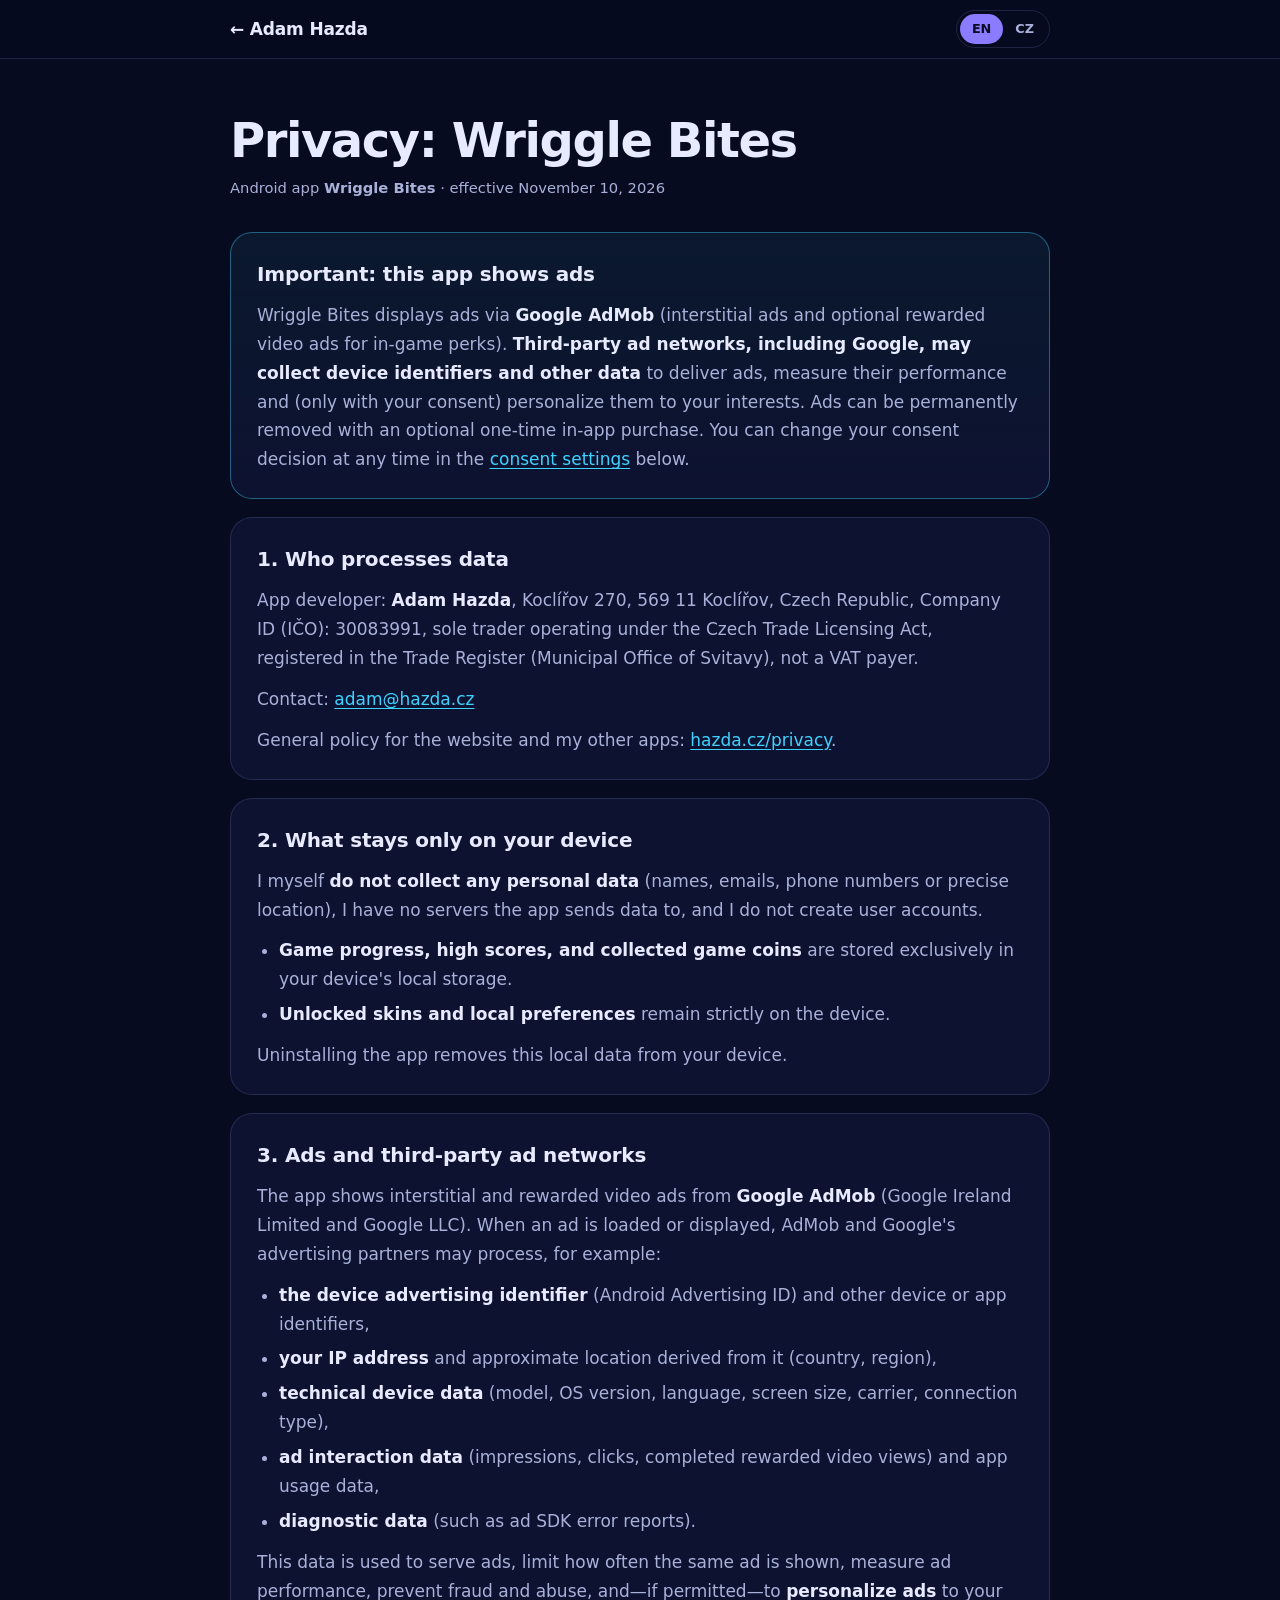
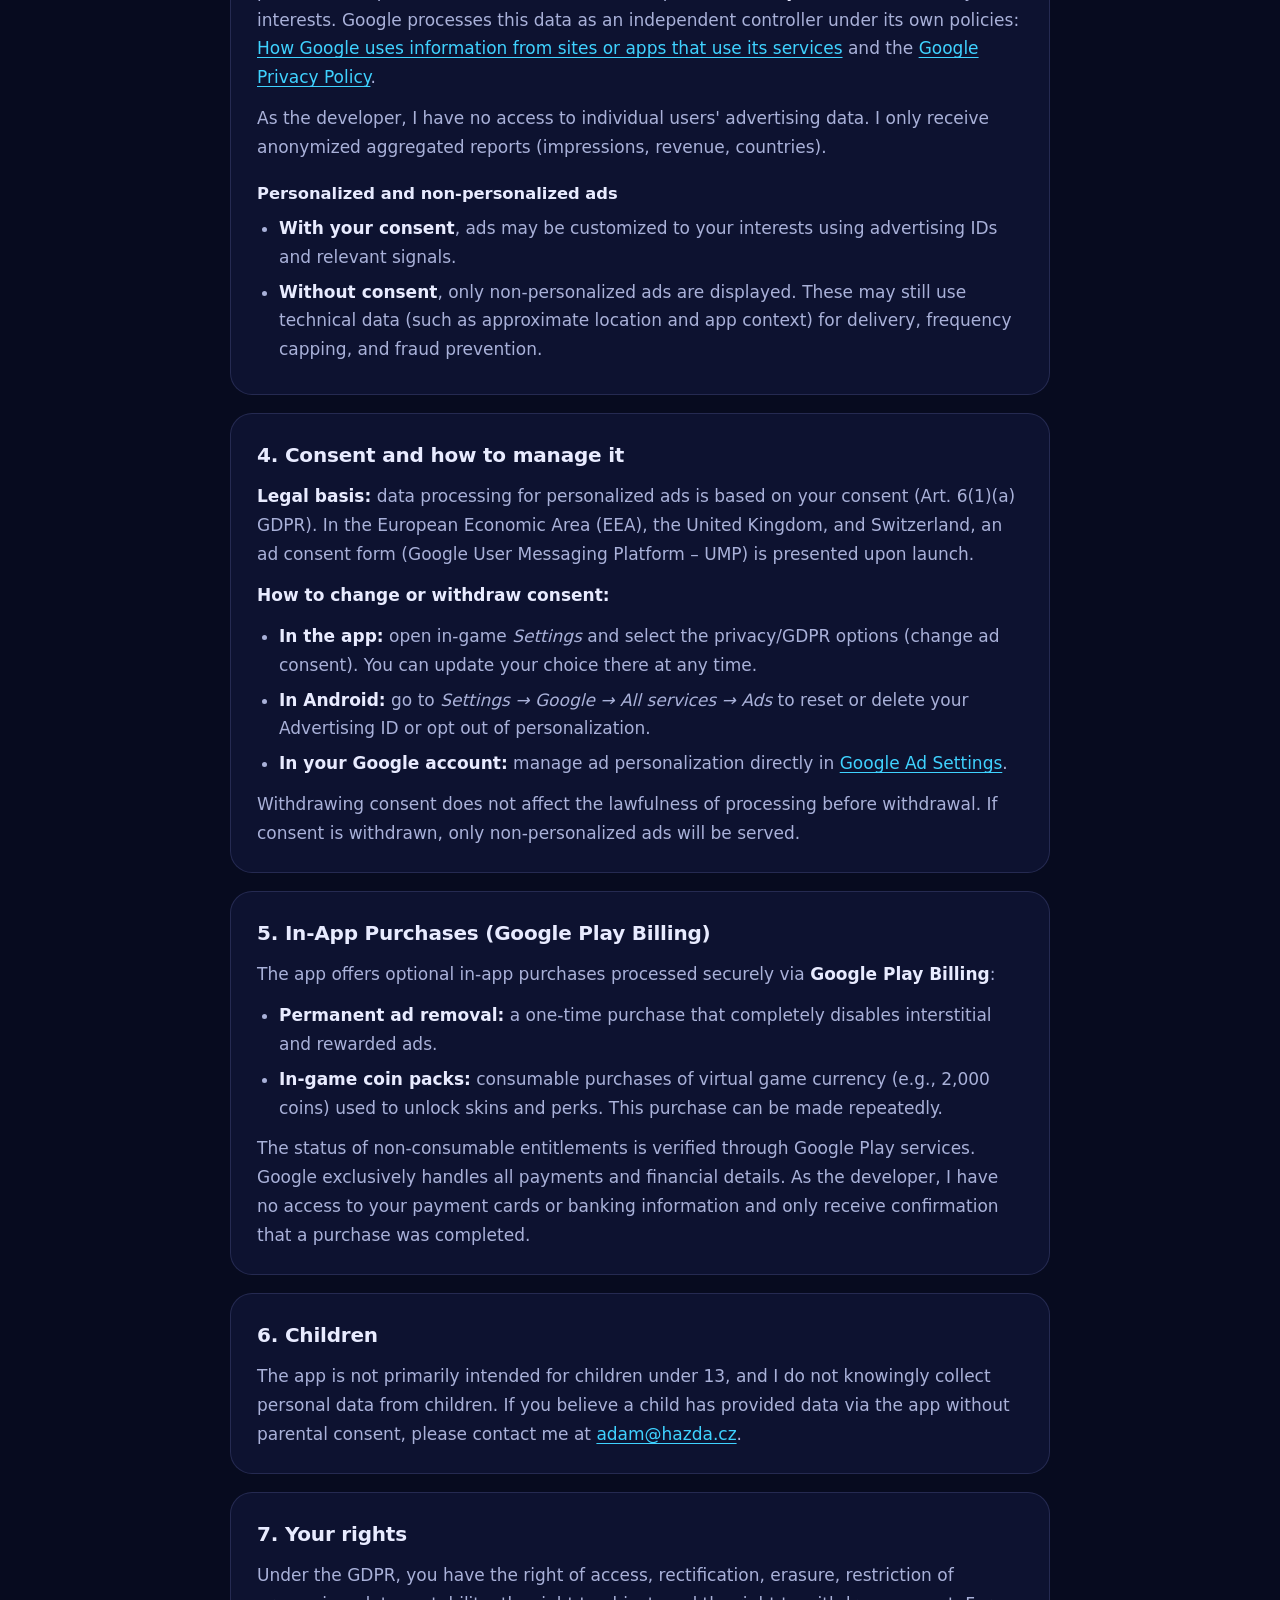
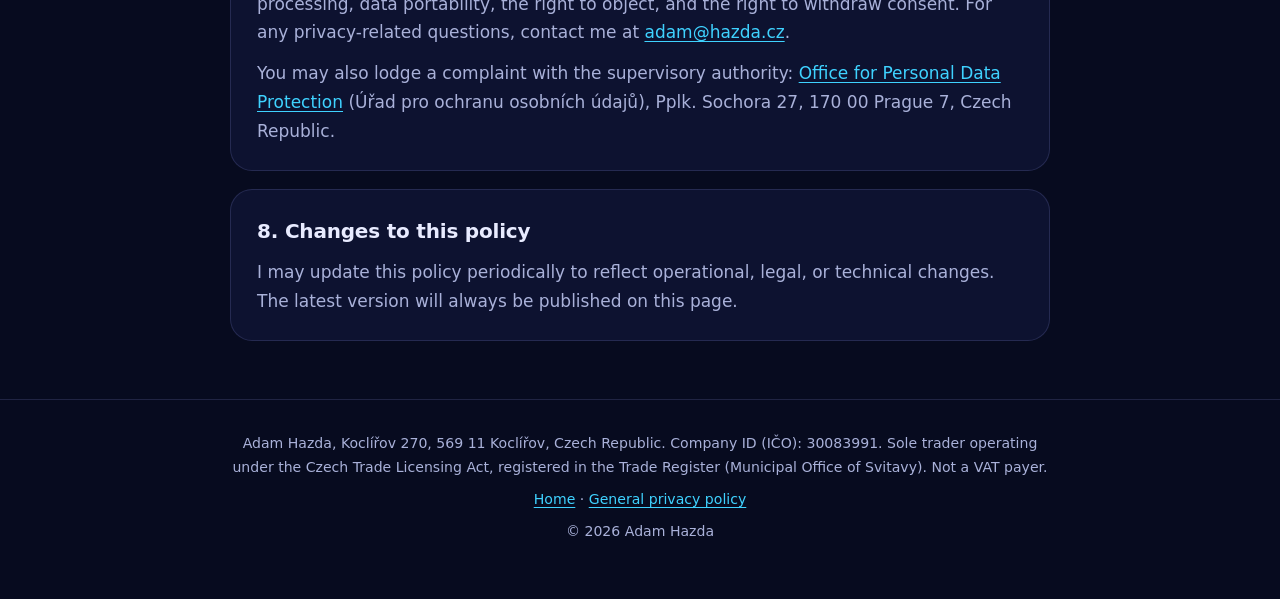
<file: privacy-wrigglebites.html>
<!DOCTYPE html>
<html lang="cs" data-lang="cz">
<head>
<meta charset="utf-8">
<meta name="viewport" content="width=device-width, initial-scale=1, viewport-fit=cover">
<title>Ochrana soukromí: Wriggle Bites | Privacy Policy: Wriggle Bites</title>
<meta name="description" content="Zásady ochrany soukromí aplikace Wriggle Bites (reklamy Google AdMob). Privacy policy of the Wriggle Bites app (Google AdMob ads).">
<meta name="theme-color" content="#070b1f">
<link rel="canonical" href="https://hazda.cz/privacy-wrigglebites">
<script>
  (function () {
    var l = null;
    try { l = localStorage.getItem('preferred_lang'); } catch (e) {}
    if (l !== 'cz' && l !== 'en') l = /^cs/i.test(navigator.language || '') ? 'cz' : 'en';
    document.documentElement.setAttribute('data-lang', l);
    document.documentElement.lang = l === 'cz' ? 'cs' : 'en';
  })();
</script>
<link rel="stylesheet" href="/legal.css">
</head>
<body>

<nav class="nav">
  <div class="wrap">
    <a class="brand" href="/">← Adam Hazda</a>
    <div class="lang" role="group" aria-label="Language">
      <button type="button" id="btn-en" data-set-lang="en">EN</button>
      <button type="button" id="btn-cz" data-set-lang="cz">CZ</button>
    </div>
  </div>
</nav>

<main>
<div class="wrap">

<!-- ====================== ČESKY ====================== -->
<div class="lang-cz">
  <h1>Ochrana soukromí: Wriggle Bites</h1>
  <p class="meta">Aplikace <strong>Wriggle Bites</strong> pro Android · účinné od 10. listopadu 2026</p>

  <section class="card notice">
    <h2>Důležité: aplikace zobrazuje reklamy</h2>
    <p>Aplikace Wriggle Bites zobrazuje reklamy prostřednictvím <strong>Google AdMob</strong> (celoplošné reklamy a volitelná videa za herní odměny). <strong>Reklamní sítě třetích stran, včetně Googlu, mohou sbírat identifikátory zařízení a další údaje</strong>, aby reklamy zobrazovaly, měřily jejich výkon a (jen s vaším souhlasem) přizpůsobovaly vašim zájmům. Reklamy lze trvale odstranit volitelným jednorázovým nákupem v aplikaci. Své rozhodnutí o souhlasu můžete kdykoliv změnit v <a href="#souhlas">nastavení souhlasu</a> níže.</p>
  </section>

  <section class="card">
    <h2>1. Kdo údaje zpracovává</h2>
    <p>Vývojář aplikace: <strong>Adam Hazda</strong>, Koclířov 270, 569 11 Koclířov, IČO: 30083991, podnikající dle živnostenského zákona, zapsaný v Živnostenském rejstříku (Městský úřad Svitavy), neplátce DPH.</p>
    <p>Kontakt: <a href="mailto:adam@hazda.cz">adam@hazda.cz</a></p>
    <p>Obecné zásady webu a ostatních aplikací: <a href="/privacy">hazda.cz/privacy</a>.</p>
  </section>

  <section class="card">
    <h2>2. Co zůstává jen ve vašem zařízení</h2>
    <p>Já sám <strong>nesbírám žádné osobní údaje</strong> (jména, e-maily, telefonní čísla ani přesnou polohu), nemám vlastní servery, na které by aplikace data odesílala, a nevytvářím uživatelské účty.</p>
    <ul>
      <li><strong>Herní postup, dosažené skóre a nasbírané herní mince</strong> se ukládají pouze v úložišti vašeho zařízení.</li>
      <li><strong>Odemčené skiny a lokální nastavení</strong> zůstávají pouze v zařízení.</li>
    </ul>
    <p>Odinstalováním aplikace se tato lokální data z vašeho zařízení smažou.</p>
  </section>

  <section class="card" id="reklamy">
    <h2>3. Reklamy a reklamní sítě třetích stran</h2>
    <p>Aplikace zobrazuje vsunuté (celoplošné) reklamy a odměněná videa ze služby <strong>Google AdMob</strong> (Google Ireland Limited a Google LLC). Při načtení a zobrazení reklamy mohou AdMob a reklamní partneři Googlu zpracovávat například:</p>
    <ul>
      <li><strong>reklamní identifikátor zařízení</strong> (Android Advertising ID) a další identifikátory zařízení nebo aplikace,</li>
      <li><strong>IP adresu</strong> a z ní odvozenou přibližnou polohu (země, region),</li>
      <li><strong>technické údaje o zařízení</strong> (model, verze systému, jazyk, velikost displeje, operátor, typ připojení),</li>
      <li><strong>údaje o interakci s reklamou</strong> (zobrazení, kliknutí, dokoukání videa s odměnou) a o používání aplikace,</li>
      <li><strong>diagnostické údaje</strong> (např. hlášení o chybách reklamních SDK).</li>
    </ul>
    <p>Tyto údaje slouží k zobrazení reklam, omezení frekvence opakování stejné reklamy, měření výkonu reklam, ochraně před podvody a – pokud to povolíte – k <strong>personalizaci reklam</strong> podle vašich zájmů. Google zpracovává tyto údaje jako samostatný správce podle vlastních zásad: <a href="https://policies.google.com/technologies/partner-sites" target="_blank" rel="noopener">Jak Google používá údaje z webů a aplikací svých partnerů</a> a <a href="https://policies.google.com/privacy" target="_blank" rel="noopener">Zásady ochrany soukromí Google</a>.</p>
    <p>Jako vývojář k reklamním údajům jednotlivých uživatelů přístup nemám. Dostávám pouze anonymní souhrnné statistiky (počet zobrazení, výnosy, země).</p>
    <h3>Personalizované a nepersonalizované reklamy</h3>
    <ul>
      <li><strong>Se souhlasem</strong> mohou být reklamy přizpůsobeny vašim zájmům na základě reklamního identifikátoru a dalších signálů.</li>
      <li><strong>Bez souhlasu</strong> se zobrazují výhradně nepersonalizované reklamy. I ty však mohou využívat technické údaje (např. přibližnou polohu a kontext aplikace) k doručení reklamy, omezení frekvence a ochraně proti podvodům.</li>
    </ul>
  </section>

  <section class="card" id="souhlas">
    <h2>4. Souhlas a jeho nastavení</h2>
    <p><strong>Právní základ:</strong> zpracování údajů pro personalizované reklamy probíhá na základě vašeho souhlasu (čl. 6 odst. 1 písm. a) GDPR). V zemích Evropského hospodářského prostoru (EHP), ve Spojeném království a ve Švýcarsku se při spuštění zobrazí formulář pro volbu souhlasu (Google User Messaging Platform – UMP).</p>
    <p><strong>Jak souhlas změnit nebo odvolat:</strong></p>
    <ul>
      <li><strong>V aplikaci:</strong> otevřete herní <em>Nastavení</em> a zvolte položku pro nastavení soukromí (GDPR / správa souhlasu). Zde můžete svou volbu kdykoliv upravit.</li>
      <li><strong>V systému Android:</strong> v <em>Nastavení → Google → Všechny služby → Reklamy</em> můžete reklamní ID smazat nebo vypnout personalizaci.</li>
      <li><strong>V účtu Google:</strong> personalizaci reklam spravujete v <a href="https://adssettings.google.com" target="_blank" rel="noopener">nastavení reklam Google</a>.</li>
    </ul>
    <p>Odvolání souhlasu nemá vliv na zákonnost zpracování před jeho odvoláním. V aplikaci se po odvolání souhlasu budou zobrazovat pouze nepersonalizované reklamy.</p>
  </section>

  <section class="card">
    <h2>5. Nákupy v aplikaci (Google Play Billing)</h2>
    <p>Aplikace nabízí volitelné nákupy v aplikaci prostřednictvím zabezpečeného systému <strong>Google Play Billing</strong>:</p>
    <ul>
      <li><strong>Trvalé odstranění reklam:</strong> jednorázový nákup, který kompletně vypne vsunuté reklamy i videa za odměny.</li>
      <li><strong>Herní balíčky mincí:</strong> spotřební nákupy virtuální herní měny (např. 2 000 mincí) pro nákup herních skinů a vylepšení. Tento nákup lze provést opakovaně.</li>
    </ul>
    <p>Stav trvalých nákupů se ověřuje přes služby Google Play. Veškeré platby a finanční transakce zpracovává výhradně společnost Google. Já jako vývojář k číslům vašich platebních karet ani bankovním údajům nemám přístup a dostávám pouze potvrzení o úspěšné transakci.</p>
  </section>

  <section class="card">
    <h2>6. Děti</h2>
    <p>Aplikace není primárně určena dětem mladším 13 let a vědomě od dětí osobní údaje nesbírám. Pokud se domníváte, že dítě poskytlo osobní údaje prostřednictvím aplikace třetím stranám bez souhlasu zástupce, kontaktujte mě na adrese <a href="mailto:adam@hazda.cz">adam@hazda.cz</a>.</p>
  </section>

  <section class="card">
    <h2>7. Vaše práva</h2>
    <p>Podle GDPR máte právo na přístup k údajům, jejich opravu nebo výmaz, omezení zpracování, přenositelnost, právo vznést námitku a právo odvolat souhlas. V případě dotazů mě kontaktujte na <a href="mailto:adam@hazda.cz">adam@hazda.cz</a>.</p>
    <p>Stížnost můžete podat u dozorového úřadu: <a href="https://www.uoou.gov.cz" target="_blank" rel="noopener">Úřad pro ochranu osobních údajů</a>, Pplk. Sochora 27, 170 00 Praha 7.</p>
  </section>

  <section class="card">
    <h2>8. Změny těchto zásad</h2>
    <p>Tyto zásady mohu příležitostně aktualizovat, např. při změně legislativy nebo konfigurace reklamních služeb. Aktuální znění je vždy dostupné na této adrese.</p>
  </section>
</div>

<!-- ====================== ENGLISH ====================== -->
<div class="lang-en">
  <h1>Privacy: Wriggle Bites</h1>
  <p class="meta">Android app <strong>Wriggle Bites</strong> · effective November 10, 2026</p>

  <section class="card notice">
    <h2>Important: this app shows ads</h2>
    <p>Wriggle Bites displays ads via <strong>Google AdMob</strong> (interstitial ads and optional rewarded video ads for in-game perks). <strong>Third-party ad networks, including Google, may collect device identifiers and other data</strong> to deliver ads, measure their performance and (only with your consent) personalize them to your interests. Ads can be permanently removed with an optional one-time in-app purchase. You can change your consent decision at any time in the <a href="#consent">consent settings</a> below.</p>
  </section>

  <section class="card">
    <h2>1. Who processes data</h2>
    <p>App developer: <strong>Adam Hazda</strong>, Koclířov 270, 569 11 Koclířov, Czech Republic, Company ID (IČO): 30083991, sole trader operating under the Czech Trade Licensing Act, registered in the Trade Register (Municipal Office of Svitavy), not a VAT payer.</p>
    <p>Contact: <a href="mailto:adam@hazda.cz">adam@hazda.cz</a></p>
    <p>General policy for the website and my other apps: <a href="/privacy">hazda.cz/privacy</a>.</p>
  </section>

  <section class="card">
    <h2>2. What stays only on your device</h2>
    <p>I myself <strong>do not collect any personal data</strong> (names, emails, phone numbers or precise location), I have no servers the app sends data to, and I do not create user accounts.</p>
    <ul>
      <li><strong>Game progress, high scores, and collected game coins</strong> are stored exclusively in your device's local storage.</li>
      <li><strong>Unlocked skins and local preferences</strong> remain strictly on the device.</li>
    </ul>
    <p>Uninstalling the app removes this local data from your device.</p>
  </section>

  <section class="card">
    <h2>3. Ads and third-party ad networks</h2>
    <p>The app shows interstitial and rewarded video ads from <strong>Google AdMob</strong> (Google Ireland Limited and Google LLC). When an ad is loaded or displayed, AdMob and Google's advertising partners may process, for example:</p>
    <ul>
      <li><strong>the device advertising identifier</strong> (Android Advertising ID) and other device or app identifiers,</li>
      <li><strong>your IP address</strong> and approximate location derived from it (country, region),</li>
      <li><strong>technical device data</strong> (model, OS version, language, screen size, carrier, connection type),</li>
      <li><strong>ad interaction data</strong> (impressions, clicks, completed rewarded video views) and app usage data,</li>
      <li><strong>diagnostic data</strong> (such as ad SDK error reports).</li>
    </ul>
    <p>This data is used to serve ads, limit how often the same ad is shown, measure ad performance, prevent fraud and abuse, and—if permitted—to <strong>personalize ads</strong> to your interests. Google processes this data as an independent controller under its own policies: <a href="https://policies.google.com/technologies/partner-sites" target="_blank" rel="noopener">How Google uses information from sites or apps that use its services</a> and the <a href="https://policies.google.com/privacy" target="_blank" rel="noopener">Google Privacy Policy</a>.</p>
    <p>As the developer, I have no access to individual users' advertising data. I only receive anonymized aggregated reports (impressions, revenue, countries).</p>
    <h3>Personalized and non-personalized ads</h3>
    <ul>
      <li><strong>With your consent</strong>, ads may be customized to your interests using advertising IDs and relevant signals.</li>
      <li><strong>Without consent</strong>, only non-personalized ads are displayed. These may still use technical data (such as approximate location and app context) for delivery, frequency capping, and fraud prevention.</li>
    </ul>
  </section>

  <section class="card" id="consent">
    <h2>4. Consent and how to manage it</h2>
    <p><strong>Legal basis:</strong> data processing for personalized ads is based on your consent (Art. 6(1)(a) GDPR). In the European Economic Area (EEA), the United Kingdom, and Switzerland, an ad consent form (Google User Messaging Platform – UMP) is presented upon launch.</p>
    <p><strong>How to change or withdraw consent:</strong></p>
    <ul>
      <li><strong>In the app:</strong> open in-game <em>Settings</em> and select the privacy/GDPR options (change ad consent). You can update your choice there at any time.</li>
      <li><strong>In Android:</strong> go to <em>Settings → Google → All services → Ads</em> to reset or delete your Advertising ID or opt out of personalization.</li>
      <li><strong>In your Google account:</strong> manage ad personalization directly in <a href="https://adssettings.google.com" target="_blank" rel="noopener">Google Ad Settings</a>.</li>
    </ul>
    <p>Withdrawing consent does not affect the lawfulness of processing before withdrawal. If consent is withdrawn, only non-personalized ads will be served.</p>
  </section>

  <section class="card">
    <h2>5. In-App Purchases (Google Play Billing)</h2>
    <p>The app offers optional in-app purchases processed securely via <strong>Google Play Billing</strong>:</p>
    <ul>
      <li><strong>Permanent ad removal:</strong> a one-time purchase that completely disables interstitial and rewarded ads.</li>
      <li><strong>In-game coin packs:</strong> consumable purchases of virtual game currency (e.g., 2,000 coins) used to unlock skins and perks. This purchase can be made repeatedly.</li>
    </ul>
    <p>The status of non-consumable entitlements is verified through Google Play services. Google exclusively handles all payments and financial details. As the developer, I have no access to your payment cards or banking information and only receive confirmation that a purchase was completed.</p>
  </section>

  <section class="card">
    <h2>6. Children</h2>
    <p>The app is not primarily intended for children under 13, and I do not knowingly collect personal data from children. If you believe a child has provided data via the app without parental consent, please contact me at <a href="mailto:adam@hazda.cz">adam@hazda.cz</a>.</p>
  </section>

  <section class="card">
    <h2>7. Your rights</h2>
    <p>Under the GDPR, you have the right of access, rectification, erasure, restriction of processing, data portability, the right to object, and the right to withdraw consent. For any privacy-related questions, contact me at <a href="mailto:adam@hazda.cz">adam@hazda.cz</a>.</p>
    <p>You may also lodge a complaint with the supervisory authority: <a href="https://www.uoou.gov.cz" target="_blank" rel="noopener">Office for Personal Data Protection</a> (Úřad pro ochranu osobních údajů), Pplk. Sochora 27, 170 00 Prague 7, Czech Republic.</p>
  </section>

  <section class="card">
    <h2>8. Changes to this policy</h2>
    <p>I may update this policy periodically to reflect operational, legal, or technical changes. The latest version will always be published on this page.</p>
  </section>
</div>

</div>
</main>

<footer>
  <div class="wrap">
    <p class="lang-cz">Adam Hazda, Koclířov 270, 569 11 Koclířov. IČO: 30083991. Podnikající dle živnostenského zákona, zapsaný v Živnostenském rejstříku (Městský úřad Svitavy). Neplátce DPH.</p>
    <p class="lang-en">Adam Hazda, Koclířov 270, 569 11 Koclířov, Czech Republic. Company ID (IČO): 30083991. Sole trader operating under the Czech Trade Licensing Act, registered in the Trade Register (Municipal Office of Svitavy). Not a VAT payer.</p>
    <p>
      <a href="/"><span class="lang-cz">Domů</span><span class="lang-en">Home</span></a> ·
      <a href="/privacy"><span class="lang-cz">Obecné zásady soukromí</span><span class="lang-en">General privacy policy</span></a>
    </p>
    <p>&copy; 2026 Adam Hazda</p>
  </div>
</footer>

<script src="/legal.js"></script>
</body>
</html>
</file>
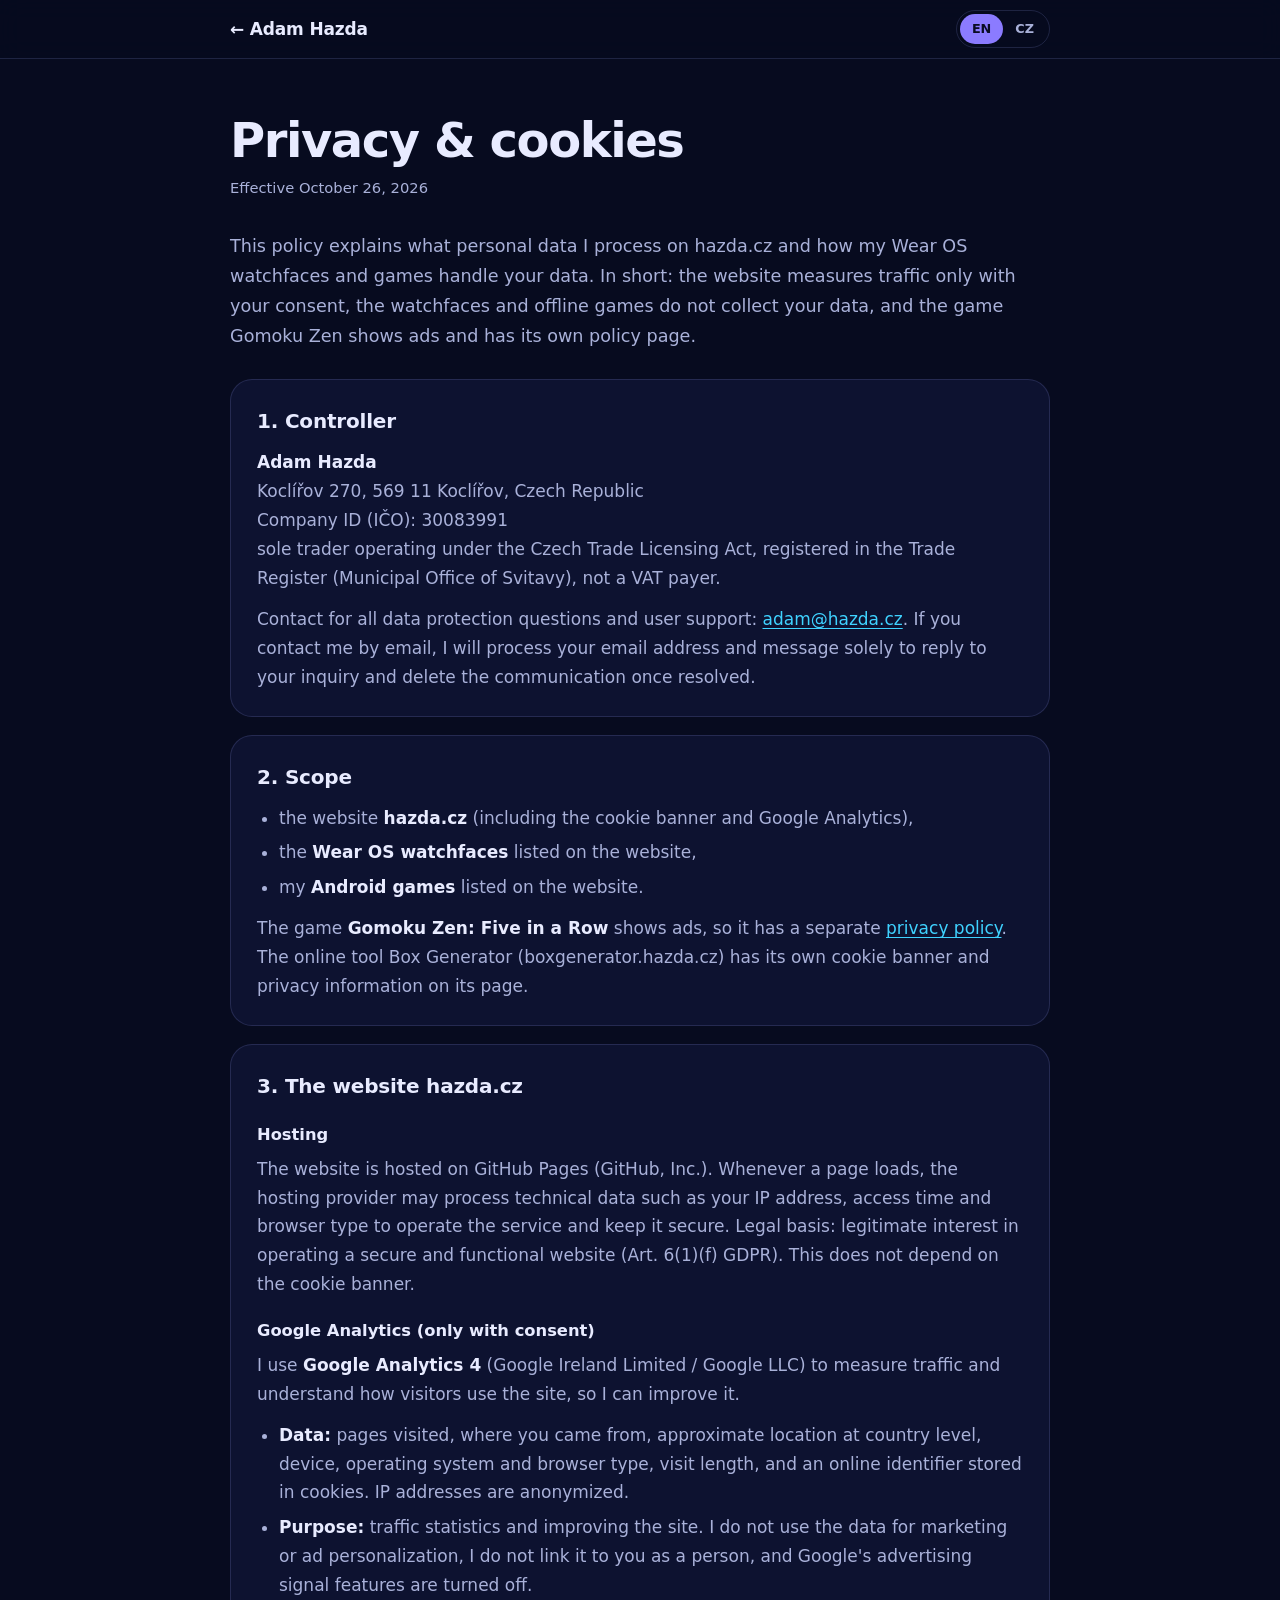
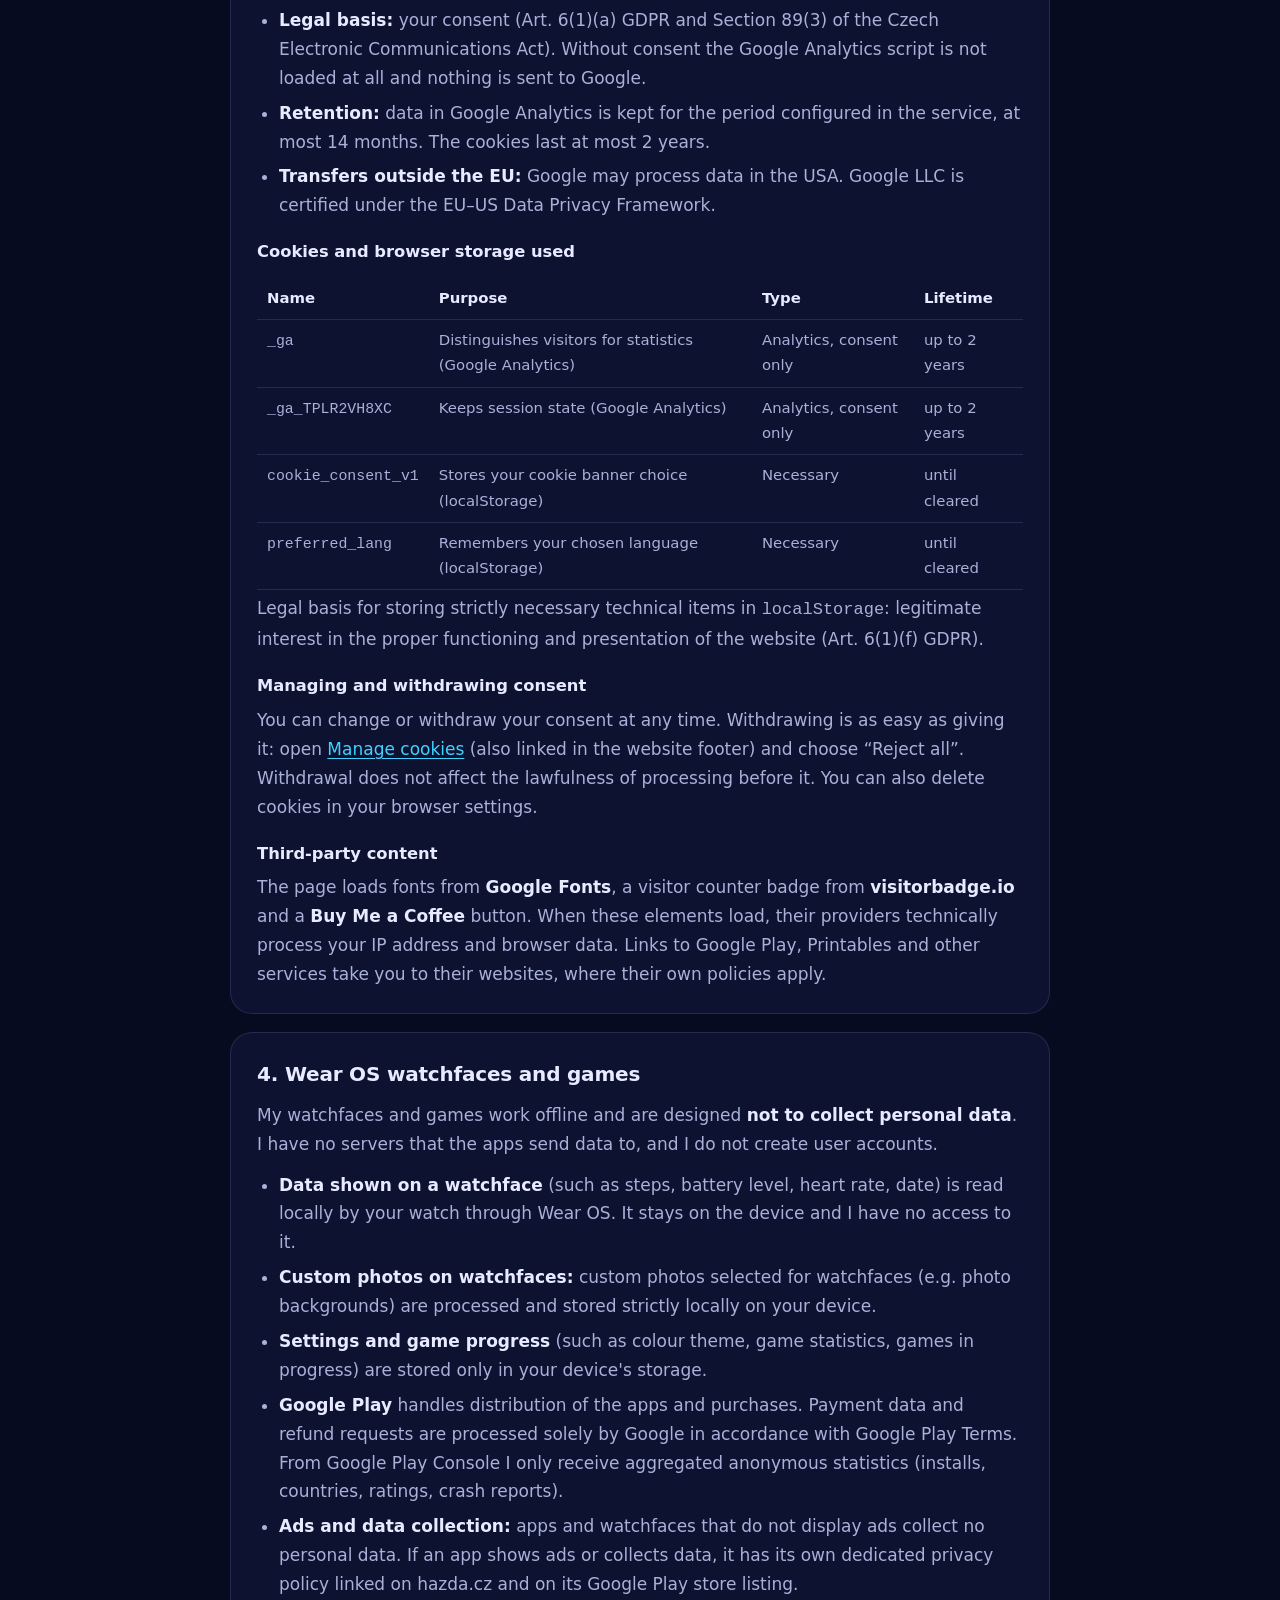
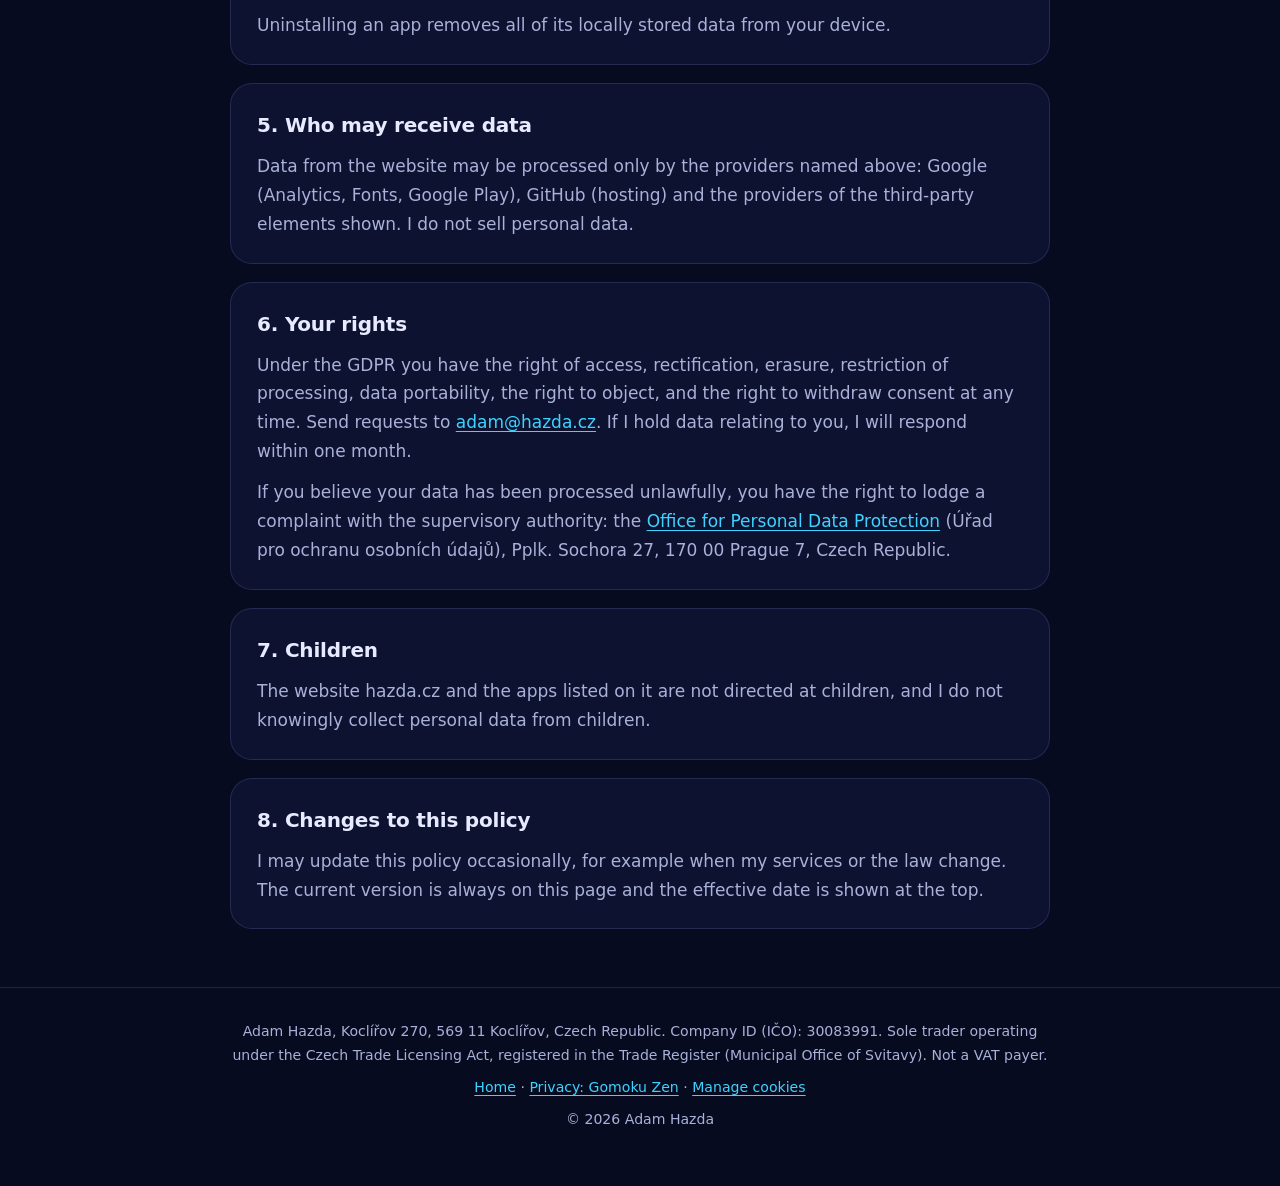
<file: privacy.html>
<!DOCTYPE html>
<html lang="cs" data-lang="cz">
<head>
<meta charset="utf-8">
<meta name="viewport" content="width=device-width, initial-scale=1, viewport-fit=cover">
<title>Ochrana soukromí | Privacy Policy — Adam Hazda</title>
<meta name="description" content="Zásady ochrany soukromí webu hazda.cz, ciferníků pro Wear OS a her. Privacy policy of hazda.cz, Wear OS watchfaces and games.">
<meta name="theme-color" content="#070b1f">
<link rel="canonical" href="https://hazda.cz/privacy">
<script>
  /* Nastaví jazyk ještě před vykreslením, aby stránka neblikala */
  (function () {
    var l = null;
    try { l = localStorage.getItem('preferred_lang'); } catch (e) {}
    if (l !== 'cz' && l !== 'en') l = /^cs/i.test(navigator.language || '') ? 'cz' : 'en';
    document.documentElement.setAttribute('data-lang', l);
    document.documentElement.lang = l === 'cz' ? 'cs' : 'en';
  })();
</script>
<link rel="stylesheet" href="/legal.css">
</head>
<body>

<nav class="nav">
  <div class="wrap">
    <a class="brand" href="/">← Adam Hazda</a>
    <div class="lang" role="group" aria-label="Language">
      <button type="button" id="btn-en" data-set-lang="en">EN</button>
      <button type="button" id="btn-cz" data-set-lang="cz">CZ</button>
    </div>
  </div>
</nav>

<main>
<div class="wrap">

<!-- ====================== ČESKY ====================== -->
<div class="lang-cz">
  <h1>Ochrana soukromí a cookies</h1>
  <p class="meta">Účinné od 26. října 2026</p>
  <p class="lead">Tyto zásady vysvětlují, jaké osobní údaje zpracovávám na webu hazda.cz a jak je to u mých ciferníků pro Wear OS a her. Stručně: web měří návštěvnost jen s vaším souhlasem, ciferníky a offline hry vaše údaje nesbírají a hra Gomoku Zen zobrazuje reklamy a má vlastní podstránku.</p>

  <section class="card" id="spravce">
    <h2>1. Správce osobních údajů</h2>
    <p><strong>Adam Hazda</strong><br>
    Koclířov 270, 569 11 Koclířov<br>
    IČO: 30083991<br>
    podnikající dle živnostenského zákona, zapsaný v Živnostenském rejstříku (Městský úřad Svitavy), neplátce DPH.</p>
    <p>Kontakt pro všechny dotazy ke zpracování osobních údajů a uživatelskou podporu: <a href="mailto:adam@hazda.cz">adam@hazda.cz</a>. Pokud mě kontaktujete e-mailem, vaši e-mailovou adresu a obsah zprávy zpracuji výhradně za účelem vyřízení vašeho dotazu či požadavku a po vyřešení komunikaci smažu.</p>
  </section>

  <section class="card" id="rozsah">
    <h2>2. Na co se zásady vztahují</h2>
    <ul>
      <li>web <strong>hazda.cz</strong> (včetně cookie lišty a Google Analytics),</li>
      <li>ciferníky pro <strong>Wear OS</strong> uvedené na webu,</li>
      <li>mé <strong>hry pro Android</strong> uvedené na webu.</li>
    </ul>
    <p>Hra <strong>Gomoku Zen: Five in a Row</strong> zobrazuje reklamy, proto má samostatné <a href="/privacy-gomoku">zásady ochrany soukromí</a>. Online nástroj Box Generator (boxgenerator.hazda.cz) má vlastní cookie lištu a informace o soukromí přímo na své stránce.</p>
  </section>

  <section class="card" id="web">
    <h2>3. Web hazda.cz</h2>
    <h3>Hosting</h3>
    <p>Web je hostován na službě GitHub Pages (GitHub, Inc.). Při každém načtení stránky může poskytovatel hostingu zpracovat technické údaje, jako je IP adresa, čas přístupu a typ prohlížeče, a to pro zajištění provozu a bezpečnosti. Právním základem je oprávněný zájem na provozování funkčního a bezpečného webu (čl. 6 odst. 1 písm. f) GDPR). Toto zpracování nezávisí na cookie liště.</p>

    <h3>Google Analytics (jen se souhlasem)</h3>
    <p>K měření návštěvnosti a analýze chování návštěvníků používám <strong>Google Analytics 4</strong> (Google Ireland Limited / Google LLC). Díky tomu vidím, které stránky jsou užitečné, a mohu web zlepšovat.</p>
    <ul>
      <li><strong>Jaké údaje:</strong> navštívené stránky, odkud jste přišli, přibližná lokace na úrovni státu, typ zařízení, operačního systému a prohlížeče, délka návštěvy a online identifikátor uložený v cookies. IP adresy jsou anonymizovány.</li>
      <li><strong>Účel:</strong> statistika návštěvnosti a zlepšování webu. Údaje nepoužívám k marketingu ani k personalizaci reklam, nepropojuji je s vaší osobou a funkce reklamních signálů Google jsou vypnuty.</li>
      <li><strong>Právní základ:</strong> váš souhlas (čl. 6 odst. 1 písm. a) GDPR a § 89 odst. 3 zákona o elektronických komunikacích). Bez souhlasu se skript Google Analytics vůbec nenačte a Googlu se nic neodesílá.</li>
      <li><strong>Doba uchování:</strong> údaje v Google Analytics se uchovávají po dobu nastavenou ve službě, nejdéle 14 měsíců. Cookies mají platnost nejvýše 2 roky.</li>
      <li><strong>Předání do třetích zemí:</strong> Google může údaje zpracovávat i v USA. Google LLC je certifikován v rámci EU–US Data Privacy Framework.</li>
    </ul>

    <h3>Použité cookies a úložiště prohlížeče</h3>
    <div class="tablewrap">
    <table>
      <thead><tr><th>Název</th><th>Účel</th><th>Typ</th><th>Platnost</th></tr></thead>
      <tbody>
        <tr><td><code>_ga</code></td><td>Rozlišení návštěvníka pro statistiku (Google Analytics)</td><td>Analytické, jen se souhlasem</td><td>až 2 roky</td></tr>
        <tr><td><code>_ga_TPLR2VH8XC</code></td><td>Udržení stavu relace (Google Analytics)</td><td>Analytické, jen se souhlasem</td><td>až 2 roky</td></tr>
        <tr><td><code>cookie_consent_v1</code></td><td>Uložení vaší volby v cookie liště (localStorage)</td><td>Nezbytné</td><td>do vymazání</td></tr>
        <tr><td><code>preferred_lang</code></td><td>Zapamatování zvoleného jazyka (localStorage)</td><td>Nezbytné</td><td>do vymazání</td></tr>
      </tbody>
    </table>
    </div>
    <p>Právním základem pro ukládání technicky nezbytných položek v <code>localStorage</code> je oprávněný zájem na řádném fungování a zobrazení webu (čl. 6 odst. 1 písm. f) GDPR).</p>

    <h3>Správa a odvolání souhlasu</h3>
    <p>Souhlas můžete kdykoliv změnit nebo odvolat. Odvolání je stejně snadné jako udělení: otevřete <a href="/?cookies=1">Správu cookies</a> (odkaz je také v patičce webu) a zvolte „Odmítnout vše“. Odvolání nemá vliv na zákonnost zpracování před odvoláním. Cookies můžete také smazat v nastavení prohlížeče.</p>

    <h3>Obsah třetích stran</h3>
    <p>Stránka načítá písma ze služby <strong>Google Fonts</strong>, odznak počítadla návštěv ze služby <strong>visitorbadge.io</strong> a tlačítko <strong>Buy Me a Coffee</strong>. Při načtení těchto prvků jejich provozovatelé technicky zpracují vaši IP adresu a údaje o prohlížeči. Odkazy na Google Play, Printables a další služby vás po kliknutí přesměrují na jejich weby, kde platí jejich vlastní zásady.</p>
  </section>

  <section class="card" id="aplikace">
    <h2>4. Ciferníky pro Wear OS a hry</h2>
    <p>Moje ciferníky a hry fungují offline a jsou navrženy tak, aby <strong>nesbíraly osobní údaje</strong>. Nemám žádné vlastní servery, na které by aplikace data odesílaly, a nevytvářím uživatelské účty.</p>
    <ul>
      <li><strong>Údaje zobrazené na ciferníku</strong> (např. kroky, stav baterie, tep, datum) čte zařízení lokálně pomocí systému Wear OS. Zůstávají v zařízení a já k nim nemám přístup.</li>
      <li><strong>Vlastní fotografie na ciferníku:</strong> vlastní fotografie zvolené uživatelem (např. pro pozadí ciferníku) jsou zpracovávány a ukládány striktně lokálně ve vašem zařízení.</li>
      <li><strong>Nastavení a herní postup</strong> (např. barevný motiv, statistiky her, rozehrané partie) se ukládají pouze v úložišti zařízení.</li>
      <li><strong>Google Play</strong> zajišťuje distribuci aplikací a nákupy. Platební údaje i případné žádosti o vrácení peněz (refundace) zpracovává výhradně společnost Google dle podmínek Google Play. Z Google Play Console mám k dispozici pouze souhrnné anonymní statistiky (počty instalací, země, hodnocení, hlášení o pádech).</li>
      <li><strong>Reklamy a sběr dat:</strong> aplikace a ciferníky, které nezobrazují reklamy, nesbírají žádné osobní údaje. Pokud aplikace zobrazuje reklamy nebo sbírá údaje, má vlastní samostatné zásady ochrany soukromí odkazované na hazda.cz i v jejím záznamu na Google Play.</li>
    </ul>
    <p>Odinstalováním aplikace se z vašeho zařízení smažou i všechna lokálně uložená data aplikace.</p>
  </section>

  <section class="card" id="prijemci">
    <h2>5. Komu mohou být údaje zpřístupněny</h2>
    <p>Údaje z webu mohou zpracovávat pouze poskytovatelé uvedení výše, tedy Google (Analytics, Fonts, Google Play), GitHub (hosting) a provozovatelé zobrazených prvků třetích stran. Osobní údaje neprodávám.</p>
  </section>

  <section class="card" id="prava">
    <h2>6. Vaše práva</h2>
    <p>Podle GDPR máte právo na přístup k údajům, jejich opravu nebo výmaz, omezení zpracování, přenositelnost, právo vznést námitku a právo kdykoliv odvolat souhlas. Žádost mi můžete poslat na <a href="mailto:adam@hazda.cz">adam@hazda.cz</a>. Mám-li údaje, které se k vám vztahují, odpovím do jednoho měsíce.</p>
    <p>Pokud se domníváte, že byly vaše údaje zpracovány v rozporu s právními předpisy, máte právo podat stížnost u dozorového úřadu: <a href="https://www.uoou.gov.cz" target="_blank" rel="noopener">Úřad pro ochranu osobních údajů</a>, Pplk. Sochora 27, 170 00 Praha 7.</p>
  </section>

  <section class="card" id="deti">
    <h2>7. Děti</h2>
    <p>Web hazda.cz a aplikace na něm uvedené nejsou určeny dětem a vědomě od dětí nesbírám osobní údaje.</p>
  </section>

  <section class="card" id="zmeny">
    <h2>8. Změny těchto zásad</h2>
    <p>Zásady mohu příležitostně aktualizovat, například při změně služeb nebo legislativy. Aktuální znění je vždy na této stránce a datum účinnosti je uvedeno nahoře.</p>
  </section>
</div>

<!-- ====================== ENGLISH ====================== -->
<div class="lang-en">
  <h1>Privacy & cookies</h1>
  <p class="meta">Effective October 26, 2026</p>
  <p class="lead">This policy explains what personal data I process on hazda.cz and how my Wear OS watchfaces and games handle your data. In short: the website measures traffic only with your consent, the watchfaces and offline games do not collect your data, and the game Gomoku Zen shows ads and has its own policy page.</p>

  <section class="card">
    <h2>1. Controller</h2>
    <p><strong>Adam Hazda</strong><br>
    Koclířov 270, 569 11 Koclířov, Czech Republic<br>
    Company ID (IČO): 30083991<br>
    sole trader operating under the Czech Trade Licensing Act, registered in the Trade Register (Municipal Office of Svitavy), not a VAT payer.</p>
    <p>Contact for all data protection questions and user support: <a href="mailto:adam@hazda.cz">adam@hazda.cz</a>. If you contact me by email, I will process your email address and message solely to reply to your inquiry and delete the communication once resolved.</p>
  </section>

  <section class="card">
    <h2>2. Scope</h2>
    <ul>
      <li>the website <strong>hazda.cz</strong> (including the cookie banner and Google Analytics),</li>
      <li>the <strong>Wear OS watchfaces</strong> listed on the website,</li>
      <li>my <strong>Android games</strong> listed on the website.</li>
    </ul>
    <p>The game <strong>Gomoku Zen: Five in a Row</strong> shows ads, so it has a separate <a href="/privacy-gomoku">privacy policy</a>. The online tool Box Generator (boxgenerator.hazda.cz) has its own cookie banner and privacy information on its page.</p>
  </section>

  <section class="card">
    <h2>3. The website hazda.cz</h2>
    <h3>Hosting</h3>
    <p>The website is hosted on GitHub Pages (GitHub, Inc.). Whenever a page loads, the hosting provider may process technical data such as your IP address, access time and browser type to operate the service and keep it secure. Legal basis: legitimate interest in operating a secure and functional website (Art. 6(1)(f) GDPR). This does not depend on the cookie banner.</p>

    <h3>Google Analytics (only with consent)</h3>
    <p>I use <strong>Google Analytics 4</strong> (Google Ireland Limited / Google LLC) to measure traffic and understand how visitors use the site, so I can improve it.</p>
    <ul>
      <li><strong>Data:</strong> pages visited, where you came from, approximate location at country level, device, operating system and browser type, visit length, and an online identifier stored in cookies. IP addresses are anonymized.</li>
      <li><strong>Purpose:</strong> traffic statistics and improving the site. I do not use the data for marketing or ad personalization, I do not link it to you as a person, and Google's advertising signal features are turned off.</li>
      <li><strong>Legal basis:</strong> your consent (Art. 6(1)(a) GDPR and Section 89(3) of the Czech Electronic Communications Act). Without consent the Google Analytics script is not loaded at all and nothing is sent to Google.</li>
      <li><strong>Retention:</strong> data in Google Analytics is kept for the period configured in the service, at most 14 months. The cookies last at most 2 years.</li>
      <li><strong>Transfers outside the EU:</strong> Google may process data in the USA. Google LLC is certified under the EU–US Data Privacy Framework.</li>
    </ul>

    <h3>Cookies and browser storage used</h3>
    <div class="tablewrap">
    <table>
      <thead><tr><th>Name</th><th>Purpose</th><th>Type</th><th>Lifetime</th></tr></thead>
      <tbody>
        <tr><td><code>_ga</code></td><td>Distinguishes visitors for statistics (Google Analytics)</td><td>Analytics, consent only</td><td>up to 2 years</td></tr>
        <tr><td><code>_ga_TPLR2VH8XC</code></td><td>Keeps session state (Google Analytics)</td><td>Analytics, consent only</td><td>up to 2 years</td></tr>
        <tr><td><code>cookie_consent_v1</code></td><td>Stores your cookie banner choice (localStorage)</td><td>Necessary</td><td>until cleared</td></tr>
        <tr><td><code>preferred_lang</code></td><td>Remembers your chosen language (localStorage)</td><td>Necessary</td><td>until cleared</td></tr>
      </tbody>
    </table>
    </div>
    <p>Legal basis for storing strictly necessary technical items in <code>localStorage</code>: legitimate interest in the proper functioning and presentation of the website (Art. 6(1)(f) GDPR).</p>

    <h3>Managing and withdrawing consent</h3>
    <p>You can change or withdraw your consent at any time. Withdrawing is as easy as giving it: open <a href="/?cookies=1">Manage cookies</a> (also linked in the website footer) and choose “Reject all”. Withdrawal does not affect the lawfulness of processing before it. You can also delete cookies in your browser settings.</p>

    <h3>Third-party content</h3>
    <p>The page loads fonts from <strong>Google Fonts</strong>, a visitor counter badge from <strong>visitorbadge.io</strong> and a <strong>Buy Me a Coffee</strong> button. When these elements load, their providers technically process your IP address and browser data. Links to Google Play, Printables and other services take you to their websites, where their own policies apply.</p>
  </section>

  <section class="card">
    <h2>4. Wear OS watchfaces and games</h2>
    <p>My watchfaces and games work offline and are designed <strong>not to collect personal data</strong>. I have no servers that the apps send data to, and I do not create user accounts.</p>
    <ul>
      <li><strong>Data shown on a watchface</strong> (such as steps, battery level, heart rate, date) is read locally by your watch through Wear OS. It stays on the device and I have no access to it.</li>
      <li><strong>Custom photos on watchfaces:</strong> custom photos selected for watchfaces (e.g. photo backgrounds) are processed and stored strictly locally on your device.</li>
      <li><strong>Settings and game progress</strong> (such as colour theme, game statistics, games in progress) are stored only in your device's storage.</li>
      <li><strong>Google Play</strong> handles distribution of the apps and purchases. Payment data and refund requests are processed solely by Google in accordance with Google Play Terms. From Google Play Console I only receive aggregated anonymous statistics (installs, countries, ratings, crash reports).</li>
      <li><strong>Ads and data collection:</strong> apps and watchfaces that do not display ads collect no personal data. If an app shows ads or collects data, it has its own dedicated privacy policy linked on hazda.cz and on its Google Play store listing.</li>
    </ul>
    <p>Uninstalling an app removes all of its locally stored data from your device.</p>
  </section>

  <section class="card">
    <h2>5. Who may receive data</h2>
    <p>Data from the website may be processed only by the providers named above: Google (Analytics, Fonts, Google Play), GitHub (hosting) and the providers of the third-party elements shown. I do not sell personal data.</p>
  </section>

  <section class="card">
    <h2>6. Your rights</h2>
    <p>Under the GDPR you have the right of access, rectification, erasure, restriction of processing, data portability, the right to object, and the right to withdraw consent at any time. Send requests to <a href="mailto:adam@hazda.cz">adam@hazda.cz</a>. If I hold data relating to you, I will respond within one month.</p>
    <p>If you believe your data has been processed unlawfully, you have the right to lodge a complaint with the supervisory authority: the <a href="https://www.uoou.gov.cz" target="_blank" rel="noopener">Office for Personal Data Protection</a> (Úřad pro ochranu osobních údajů), Pplk. Sochora 27, 170 00 Prague 7, Czech Republic.</p>
  </section>

  <section class="card">
    <h2>7. Children</h2>
    <p>The website hazda.cz and the apps listed on it are not directed at children, and I do not knowingly collect personal data from children.</p>
  </section>

  <section class="card">
    <h2>8. Changes to this policy</h2>
    <p>I may update this policy occasionally, for example when my services or the law change. The current version is always on this page and the effective date is shown at the top.</p>
  </section>
</div>

</div>
</main>

<footer>
  <div class="wrap">
    <p class="lang-cz">Adam Hazda, Koclířov 270, 569 11 Koclířov. IČO: 30083991. Podnikající dle živnostenského zákona, zapsaný v Živnostenském rejstříku (Městský úřad Svitavy). Neplátce DPH.</p>
    <p class="lang-en">Adam Hazda, Koclířov 270, 569 11 Koclířov, Czech Republic. Company ID (IČO): 30083991. Sole trader operating under the Czech Trade Licensing Act, registered in the Trade Register (Municipal Office of Svitavy). Not a VAT payer.</p>
    <p>
      <a href="/"><span class="lang-cz">Domů</span><span class="lang-en">Home</span></a> ·
      <a href="/privacy-gomoku"><span class="lang-cz">Soukromí: Gomoku Zen</span><span class="lang-en">Privacy: Gomoku Zen</span></a> ·
      <a href="/?cookies=1"><span class="lang-cz">Správa cookies</span><span class="lang-en">Manage cookies</span></a>
    </p>
    <p>&copy; 2026 Adam Hazda</p>
  </div>
</footer>

<script src="/legal.js"></script>
</body>
</html>
</file>
<file: legal.css>
/* Sdílený vzhled právních stránek (privacy.html, privacy-gomoku.html).
   Záměrně bez externích písem, aby tyto stránky nevolaly žádné služby třetích stran. */
:root {
  --bg: #070b1f;
  --surface: #0d1230;
  --surface-2: #131a42;
  --line: rgba(160, 170, 255, .16);
  --text: #e8ebff;
  --muted: #a9b1d9;
  --violet: #8b7bff;
  --cyan: #3fd2ff;
  --font: system-ui, -apple-system, "Segoe UI", Roboto, Helvetica, Arial, sans-serif;
}
*, *::before, *::after { box-sizing: border-box; }
html { scroll-behavior: smooth; scroll-padding-top: 72px; }
body {
  margin: 0; background: var(--bg); color: var(--text);
  font-family: var(--font); font-size: 1.0625rem; line-height: 1.7;
  -webkit-font-smoothing: antialiased;
}
a { color: var(--cyan); text-underline-offset: 3px; }
a:hover { color: var(--text); }
:focus-visible { outline: 2px solid var(--cyan); outline-offset: 3px; border-radius: 6px; }
.wrap { width: min(820px, 100% - 40px); margin-inline: auto; }

[data-lang="cz"] .lang-en, [data-lang="en"] .lang-cz { display: none !important; }

.nav {
  position: sticky; top: 0; z-index: 10;
  background: rgba(7, 11, 31, .85); backdrop-filter: blur(12px); -webkit-backdrop-filter: blur(12px);
  border-bottom: 1px solid var(--line);
}
.nav .wrap { display: flex; align-items: center; justify-content: space-between; gap: 16px; height: 58px; }
.brand { color: var(--text); font-weight: 800; text-decoration: none; letter-spacing: -.01em; }
.lang { display: flex; border: 1px solid var(--line); border-radius: 999px; padding: 3px; }
.lang button {
  font: inherit; font-size: .8rem; font-weight: 600; color: var(--muted);
  background: none; border: 0; padding: 4px 12px; border-radius: 999px; cursor: pointer;
}
.lang button[aria-pressed="true"] { background: var(--violet); color: #0a0c24; }

main { padding: 56px 0 40px; }
h1 { font-size: clamp(2rem, 6vw, 3rem); line-height: 1.08; letter-spacing: -.03em; margin: 0 0 8px; }
.meta { color: var(--muted); font-size: .92rem; margin: 0 0 32px; }
.lead { color: var(--muted); font-size: 1.1rem; margin: 0 0 28px; }

.card {
  background: var(--surface); border: 1px solid var(--line); border-radius: 22px;
  padding: 24px 26px; margin-bottom: 18px;
}
.card h2 { font-size: 1.25rem; letter-spacing: -.01em; margin: 0 0 10px; }
.card h3 { font-size: 1.02rem; margin: 18px 0 6px; }
.card p, .card li { color: var(--muted); }
.card p { margin: 0 0 12px; }
.card p:last-child, .card ul:last-child { margin-bottom: 0; }
.card ul { margin: 0 0 12px; padding-left: 22px; }
.card li { margin-bottom: 6px; }
.card strong { color: var(--text); font-weight: 600; }
.notice {
  border-color: rgba(63, 210, 255, .4); background: linear-gradient(180deg, rgba(63,210,255,.07), var(--surface));
}
table { width: 100%; border-collapse: collapse; font-size: .93rem; margin: 6px 0 4px; }
th, td { text-align: left; padding: 8px 10px; border-bottom: 1px solid var(--line); vertical-align: top; color: var(--muted); }
th { color: var(--text); font-weight: 600; }
.tablewrap { overflow-x: auto; }
.cc-link { background: none; border: 0; padding: 0; font: inherit; color: var(--cyan); text-decoration: underline; text-underline-offset: 3px; cursor: pointer; }
.cc-link:hover { color: var(--text); }

footer { border-top: 1px solid var(--line); padding: 32px 0 48px; text-align: center; color: var(--muted); font-size: .88rem; }
footer p { margin: 0 0 8px; }
</file>
